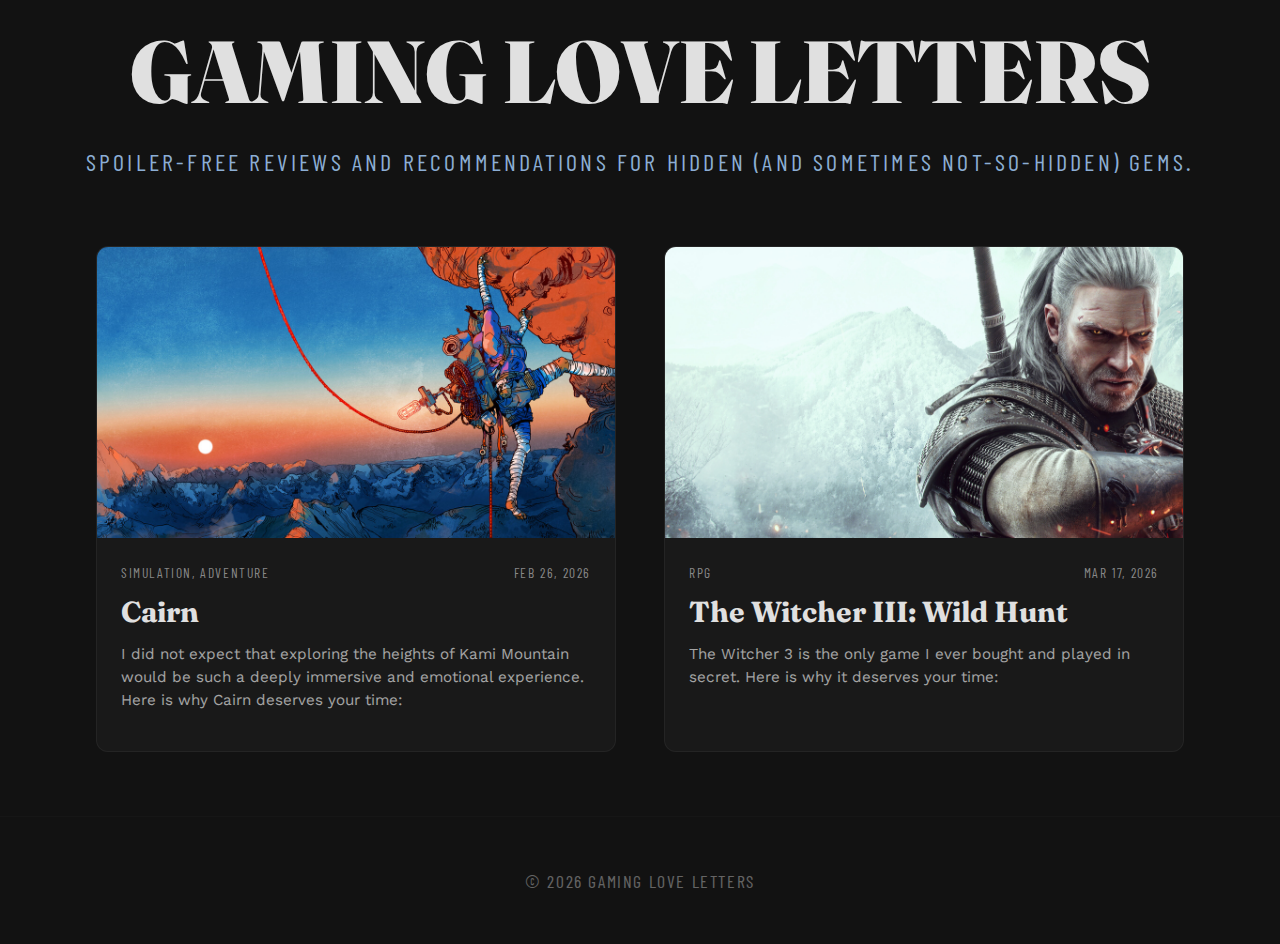
<file: index.html>
<!DOCTYPE html>
<html lang="en">
<head>
    <meta charset="UTF-8">
    <meta name="viewport" content="width=device-width, initial-scale=1.0">
    <link rel="icon" href="img/icon.png" type="image/x-icon">
    <title>Gaming Love Letters</title>
    
    <link rel="preconnect" href="https://fonts.googleapis.com">
    <link rel="preconnect" href="https://fonts.gstatic.com" crossorigin>
    <link href="https://fonts.googleapis.com/css2?family=Barlow+Condensed:wght@700&family=Fraunces:opsz,wght@9..144,400;9..144,900&family=Work+Sans:wght@400;600&display=swap" rel="stylesheet">
    <link rel="stylesheet" href="style/basestyle.css">
    <link rel="stylesheet" href="style/indexstyle.css">
</head>
<body class="dark-mode">
    <main class="main-content">
        <header class="index-header">
            <h1>Gaming Love Letters</h1>
            <p class="love-letter-prefix">Spoiler-free reviews and recommendations for hidden (and sometimes not-so-hidden) gems.</p>
        </header>

        <div class="post-grid">
            <a href="blogposts/cairn.html" class="post-capsule">
                <div class="capsule-image">
                    <img src="img/cairnhero.jpg" alt="Cairn Preview">
                    <div class="capsule-overlay">
                        <span class="read-more">Read Letter</span>
                    </div>
                </div>
                <div class="capsule-content">
                    <div class="capsule-meta">
                        <span class="capsule-tag">Simulation, Adventure</span>
                        <span class="capsule-date">Feb 26, 2026</span>
                    </div>
                    <h2 class="capsule-title">Cairn</h2>
                    <p class="capsule-excerpt">I did not expect that exploring the heights of Kami Mountain would be such a deeply immersive and emotional experience. Here is why Cairn deserves your time:</p>
                </div>
            </a>
            <a href="blogposts/witcher3.html" class="post-capsule">
                <div class="capsule-image">
                    <img src="img/witcher3hero.jpg" alt="Witcher 3 Preview">
                    <div class="capsule-overlay">
                        <span class="read-more">Read Letter</span>
                    </div>
                </div>
                <div class="capsule-content">
                    <div class="capsule-meta">
                        <span class="capsule-tag">RPG</span>
                        <span class="capsule-date">Mar 17, 2026</span>
                    </div>
                    <h2 class="capsule-title">The Witcher III: Wild Hunt</h2>
                    <p class="capsule-excerpt">The Witcher 3 is the only game I ever bought and played in secret. Here is why it deserves your time:</p>
                </div>
            </a>
            <!--
            <a href="blogposts/hades2.html" class="post-capsule">
                <div class="capsule-image">
                    <img src="img/hades2hero.jpg" alt="Hades II Preview">
                    <div class="capsule-overlay">
                        <span class="read-more">Read Letter</span>
                    </div>
                </div>
                <div class="capsule-content">
                    <div class="capsule-meta">
                        <span class="capsule-tag">Action, Roguelike</span>
                        <span class="capsule-date">Feb 26, 2026</span>
                    </div>
                    <h2 class="capsule-title">Hades II</h2>
                    <p class="capsule-excerpt">The second chapter of the Hades saga is a masterpiece of storytelling and gameplay.</p>
                </div>
            </a>
            <a href="blogposts/bladesong.html" class="post-capsule">
                <div class="capsule-image">
                    <img src="img/bladesonghero.jpg" alt="Bladesong Preview">
                    <div class="capsule-overlay">
                        <span class="read-more">Read Letter</span>
                    </div>
                </div>
                <div class="capsule-content">
                    <div class="capsule-meta">
                        <span class="capsule-tag">Simulation, RPG</span>
                        <span class="capsule-date">Feb 26, 2026</span>
                    </div>
                    <h2 class="capsule-title">Bladesong</h2>
                    <p class="capsule-excerpt">Exploring the heights of Kami Mountain... It’s not just a game; it is an experience of melancholy and beauty.</p>
                </div>
            </a>

            <a href="blogposts/vampyr.html" class="post-capsule">
                <div class="capsule-image">
                    <img src="img/vampyrhero.jpg" alt="Vampyr Preview">
                    <div class="capsule-overlay">
                        <span class="read-more">Read Letter</span>
                    </div>
                </div>
                <div class="capsule-content">
                    <div class="capsule-meta">
                        <span class="capsule-tag">RPG</span>
                        <span class="capsule-date">Mar 03, 2026</span>
                    </div>
                    <h2 class="capsule-title">Vampyr</h2>
                    <p class="capsule-excerpt">Vampyr is a dark, atmospheric RPG that explores themes of morality and survival in a gothic setting.</p>
                </div>
            </a>

            <a href="blogposts/jusant.html" class="post-capsule">
                <div class="capsule-image">
                    <img src="img/jusanthero.jpg" alt="Jusant Preview">
                    <div class="capsule-overlay">
                        <span class="read-more">Read Letter</span>
                    </div>
                </div>
                <div class="capsule-content">
                    <div class="capsule-meta">
                        <span class="capsule-tag">Adventure, Atmospheric</span>
                        <span class="capsule-date">Feb 26, 2026</span>
                    </div>
                    <h2 class="capsule-title">Jusant</h2>
                    <p class="capsule-excerpt">Jusant is a unique Adventure that blends fantasy and reality in an innovative storytelling approach.</p>
                </div>
            </a>
            -->
            </div>
    </main>

    <footer>
        <p>&copy; 2026 Gaming Love Letters</p>
    </footer>

</body>
</html>
</file>
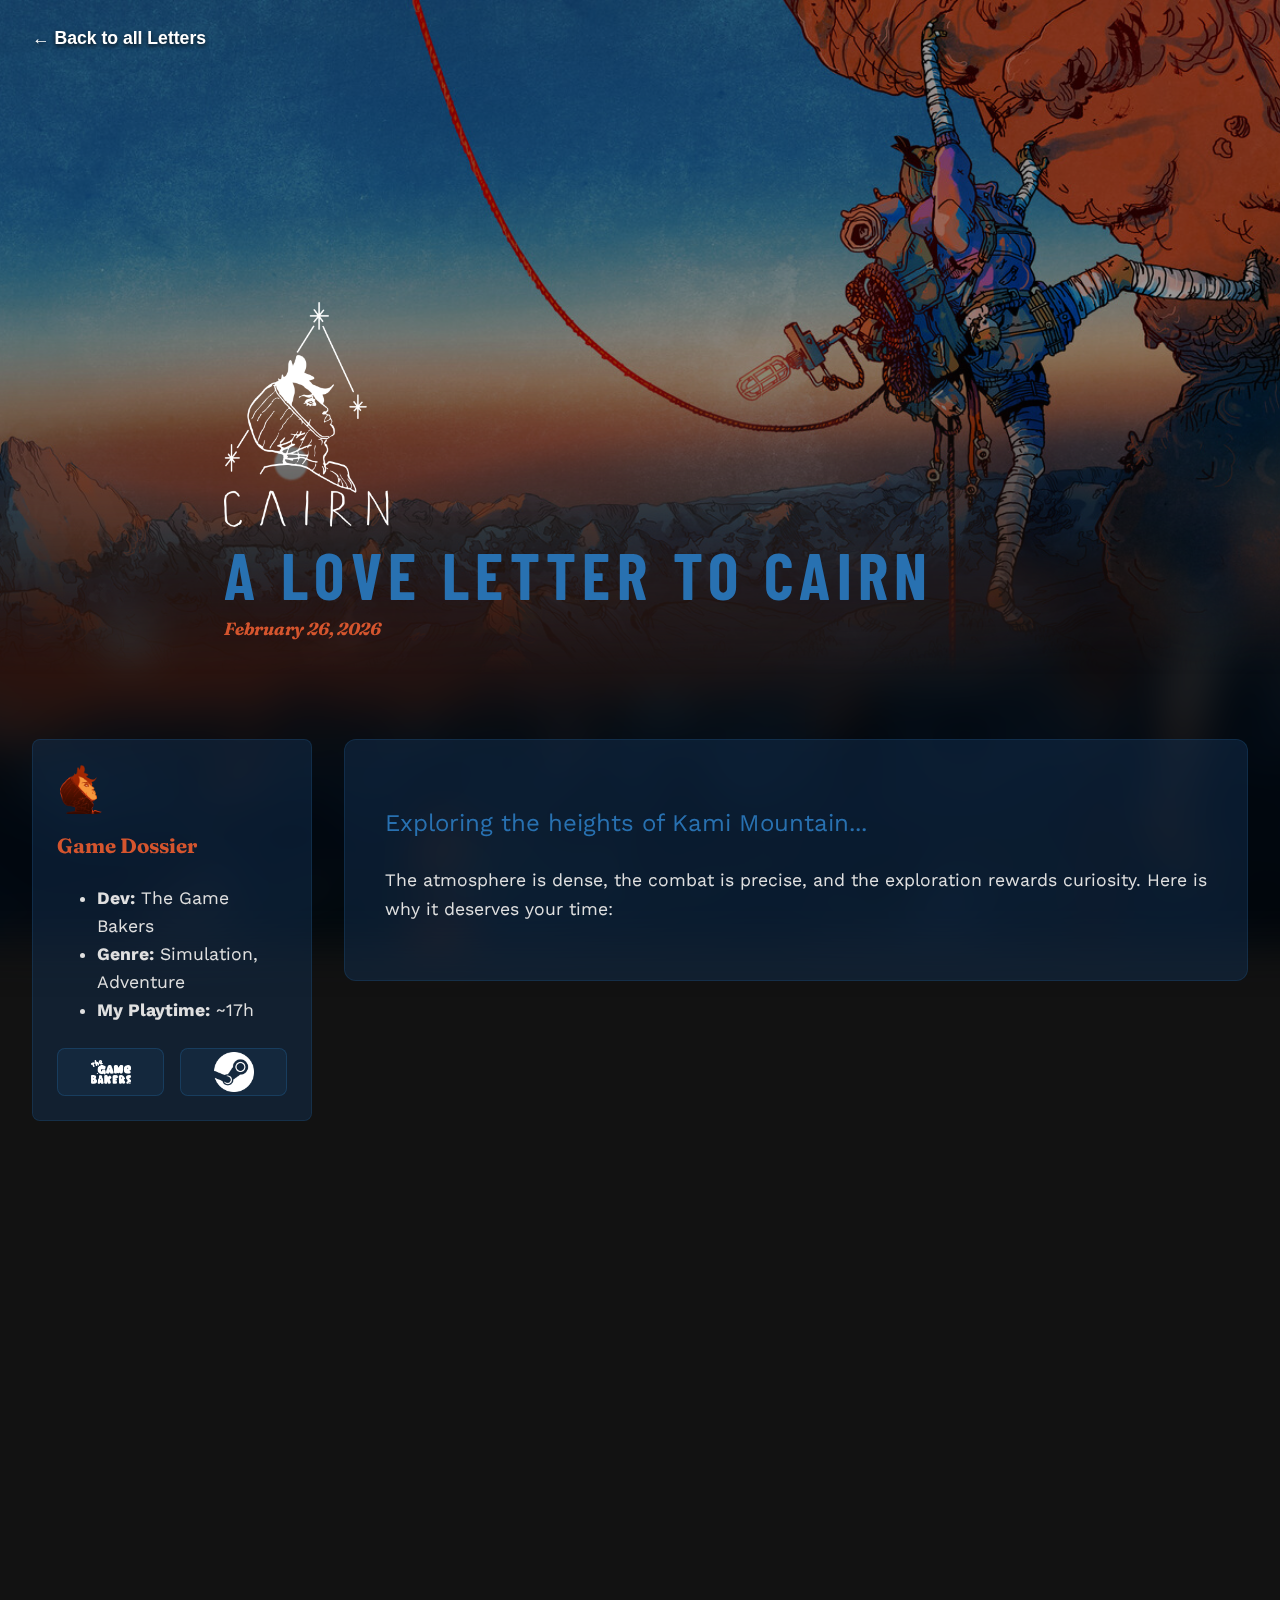
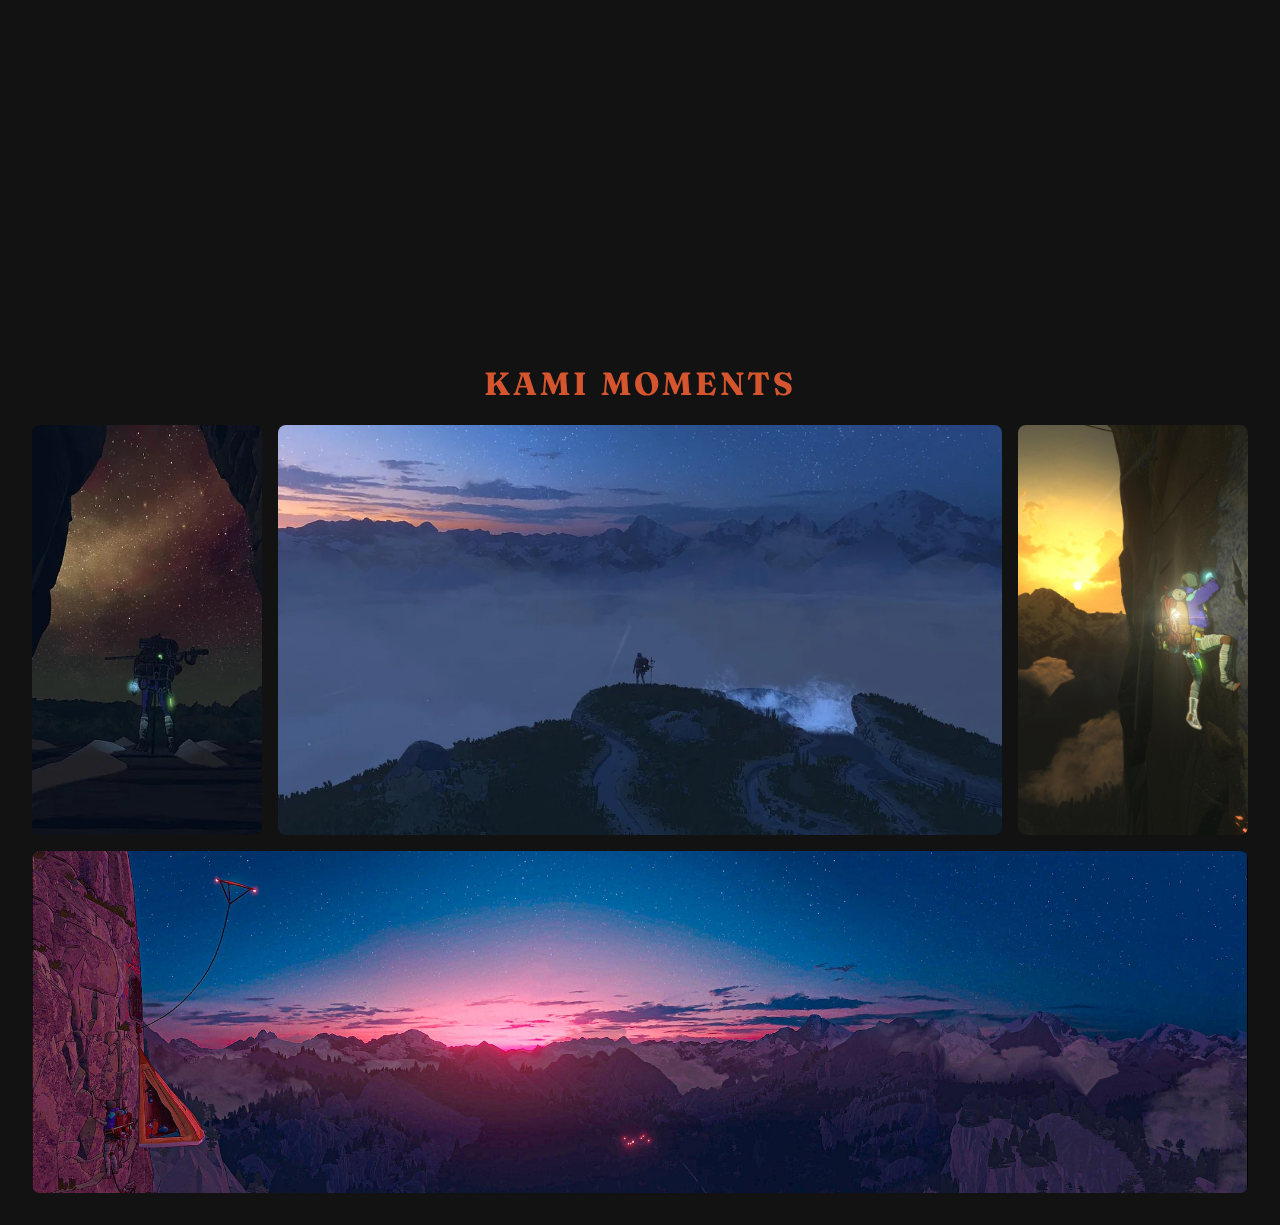
<file: blogposts/baseplate.html>
<!DOCTYPE html>
<html lang="en">
<head>
    <meta charset="UTF-8">
    <meta name="viewport" content="width=device-width, initial-scale=1.0">
    <meta name="description" content="A love letter to Cairn">
    <link rel="icon" href="../img/cairnicon.ico" type="image/x-icon">
    <title>A love letter to Cairn</title>
    
    <link rel="preconnect" href="https://fonts.googleapis.com">
    <link rel="preconnect" href="https://fonts.gstatic.com" crossorigin>
    <link href="https://fonts.googleapis.com/css2?family=Barlow+Condensed:wght@700&family=Fraunces:opsz,wght@9..144,400;9..144,900&family=Work+Sans:wght@400;600&display=swap" rel="stylesheet">
    <link rel="stylesheet" href="../style/basestyle.css">
    <link rel="stylesheet" href="../style/poststyle.css">
    <style>
        :root {
            /* Hauptfarbe: Z.B. für Links, Hover-Effekte oder wichtige Icons */
            --theme-primary: #2871b1; 
            
            /* Sekundärfarbe: Z.B. für Rahmen oder dezente Hervorhebungen */
            --theme-secondary: #d5552e; 
            
            /* Hintergrund-Tönung: Ein abgedunkelter, leicht farbiger Wert für die Textboxen */
            --theme-bg-tint: #122d4d;
        }
    </style>
</head>
<body class="dark-mode"> 
    <div class="page-bg" style="background-image: url('../img/cairnhero.jpg');"></div>
    <nav class="top-nav">
        <a href="../index.html">&larr; Back to all Letters</a>
    </nav>
    <header class="post-hero">
        <div class="hero-bg" style="background-image: url('../img/cairnhero.jpg');"></div>
        <div class="hero-overlay">
            <img src="../img/cairnlogo.png" alt="Cairn Logo" class="game-logo">
            <h1 class="game-title">A love letter to Cairn</h1>
            <span class="date">February 26, 2026</span>
        </div>
    </header>

    <main class="main-content">
        
        <div class="loveletter-grid">
            
    <aside class="game-meta brief-seal animate-on-scroll">
        <img src="../img/cairnicon.ico" alt="Icon" class="meta-icon">
        <h3>Game Dossier</h3>
        <ul>
            <li><strong>Dev:</strong> The Game Bakers</li>
            <li><strong>Genre:</strong> Simulation, Adventure</li>
            <li><strong>My Playtime:</strong> ~17h</li>
        </ul>
        <div class="meta-actions">
            <a href="https://www.thegamebakers.com/" target="_blank" rel="noopener noreferrer" class="meta-btn-icon" title="Official Website">
                <img src="../img/cairndev.png" alt="Developer Website">
            </a>
            <a href="https://store.steampowered.com/app/1588550/Cairn/" target="_blank" rel="noopener noreferrer" class="meta-btn-icon" title="Steam Page">
                <img class="steam" src="../img/steam.png" alt="Steam Page">
            </a>
        </div>
    </aside>

    <section class="intro animate-on-scroll">
        <p class="lead">Exploring the heights of Kami Mountain...</p>
        <p>The atmosphere is dense, the combat is precise, and the exploration rewards curiosity. Here is why it deserves your time:</p>
    </section>

    <section class="body-text animate-on-scroll">
        <p>One of the most profound aspects of Hollow Knight is its environmental storytelling. Every corner of Hallownest tells a tale, often without a single word. The architecture of the Crossroads, the decay of the Fungal Wastes, the silent regality of the City of Tears—they all paint a picture of a fallen kingdom, once vibrant, now consumed by an infected dream.</p>
        <p>As you descend, you uncover the lore through fragmented dialogues, subtle item descriptions, and the very design of the bosses you encounter.</p>
    </section>
    
    <figure class="post-image image-right bloom animate-on-scroll">
        <img src="../img/cairnscreen01.jpeg" alt="Hollow Knight Gameplay">
        <figcaption>Climbing Kami can be terrifying...</figcaption>
    </figure>

    <figure class="post-image image-left bloom animate-on-scroll">
        <img src="../img/cairnscreen02.jpeg" alt="Hollow Knight Gameplay">
    </figure>

    <section class="conclusion animate-on-scroll">
        <p>In conclusion, Hollow Knight is a masterpiece that respects the player’s intelligence and time. It demands patience and rewards it tenfold with unforgettable moments, challenging gameplay, and an emotional depth rarely found in the genre.</p>
    </section>

    </div>

        <section class="screenshot-gallery">
            <h2>Kami Moments</h2>
            <div class="screenshot-grid">
                <img src="../img/cairnscreen03.jpg" alt="Gallery 1">
                <img src="../img/cairnscreen05.jpg" alt="Gallery 2" class="span-3"> 
                <img src="../img/cairnscreen04.jpg" alt="Gallery 3" class="span-5">
                <img src="../img/cairnscreen06.jpg" alt="Gallery 4"> </div>
        </section>

    </main>


<div id="lightbox" class="lightbox">
        <span class="lightbox-close">&times;</span>
        <img class="lightbox-content" id="lightbox-img">
    </div>

    <script>
    document.addEventListener("DOMContentLoaded", function() {
        // 1. Scroll-Animation (Macht den Text wieder sichtbar)
            const observer = new IntersectionObserver((entries) => {
                entries.forEach(entry => {
                if (entry.isIntersecting) {
                    // Einblenden beim Reinsrollen
                    entry.target.classList.add('show');
                } else {
                    // Ausblenden beim Rausrollen (Neu)
                    entry.target.classList.remove('show');
                }
                });
            }, { threshold: 0.1 });

            const hiddenElements = document.querySelectorAll('.animate-on-scroll');
            hiddenElements.forEach((el) => observer.observe(el));

            // 2. Lightbox-Funktion (Für die Bilder)
        const lightbox = document.getElementById('lightbox');
        const lightboxImg = document.getElementById('lightbox-img');
        const closeBtn = document.querySelector('.lightbox-close');

        // Alle Bilder im loveletter-grid suchen (nicht die Galerie unten)
        const images = document.querySelectorAll('.post-image img, .screenshot-grid img');

        images.forEach(image => {
            image.addEventListener('click', (e) => {
                // Die Quelle (src) des angeklickten Bildes auf das Lightbox-Bild übertragen
                lightboxImg.src = e.target.src;
                // Lightbox anzeigen
                lightbox.classList.add('show');
            });
        });

        // Schließen beim Klick auf das X oder auf den dunklen Hintergrund
        lightbox.addEventListener('click', (e) => {
            // Verhindern, dass die Lightbox schließt, wenn man nur auf das Bild selbst klickt
            if (e.target !== lightboxImg) {
                lightbox.classList.remove('show');
            }
        });
    });
</script>
</body>
</html>
</file>
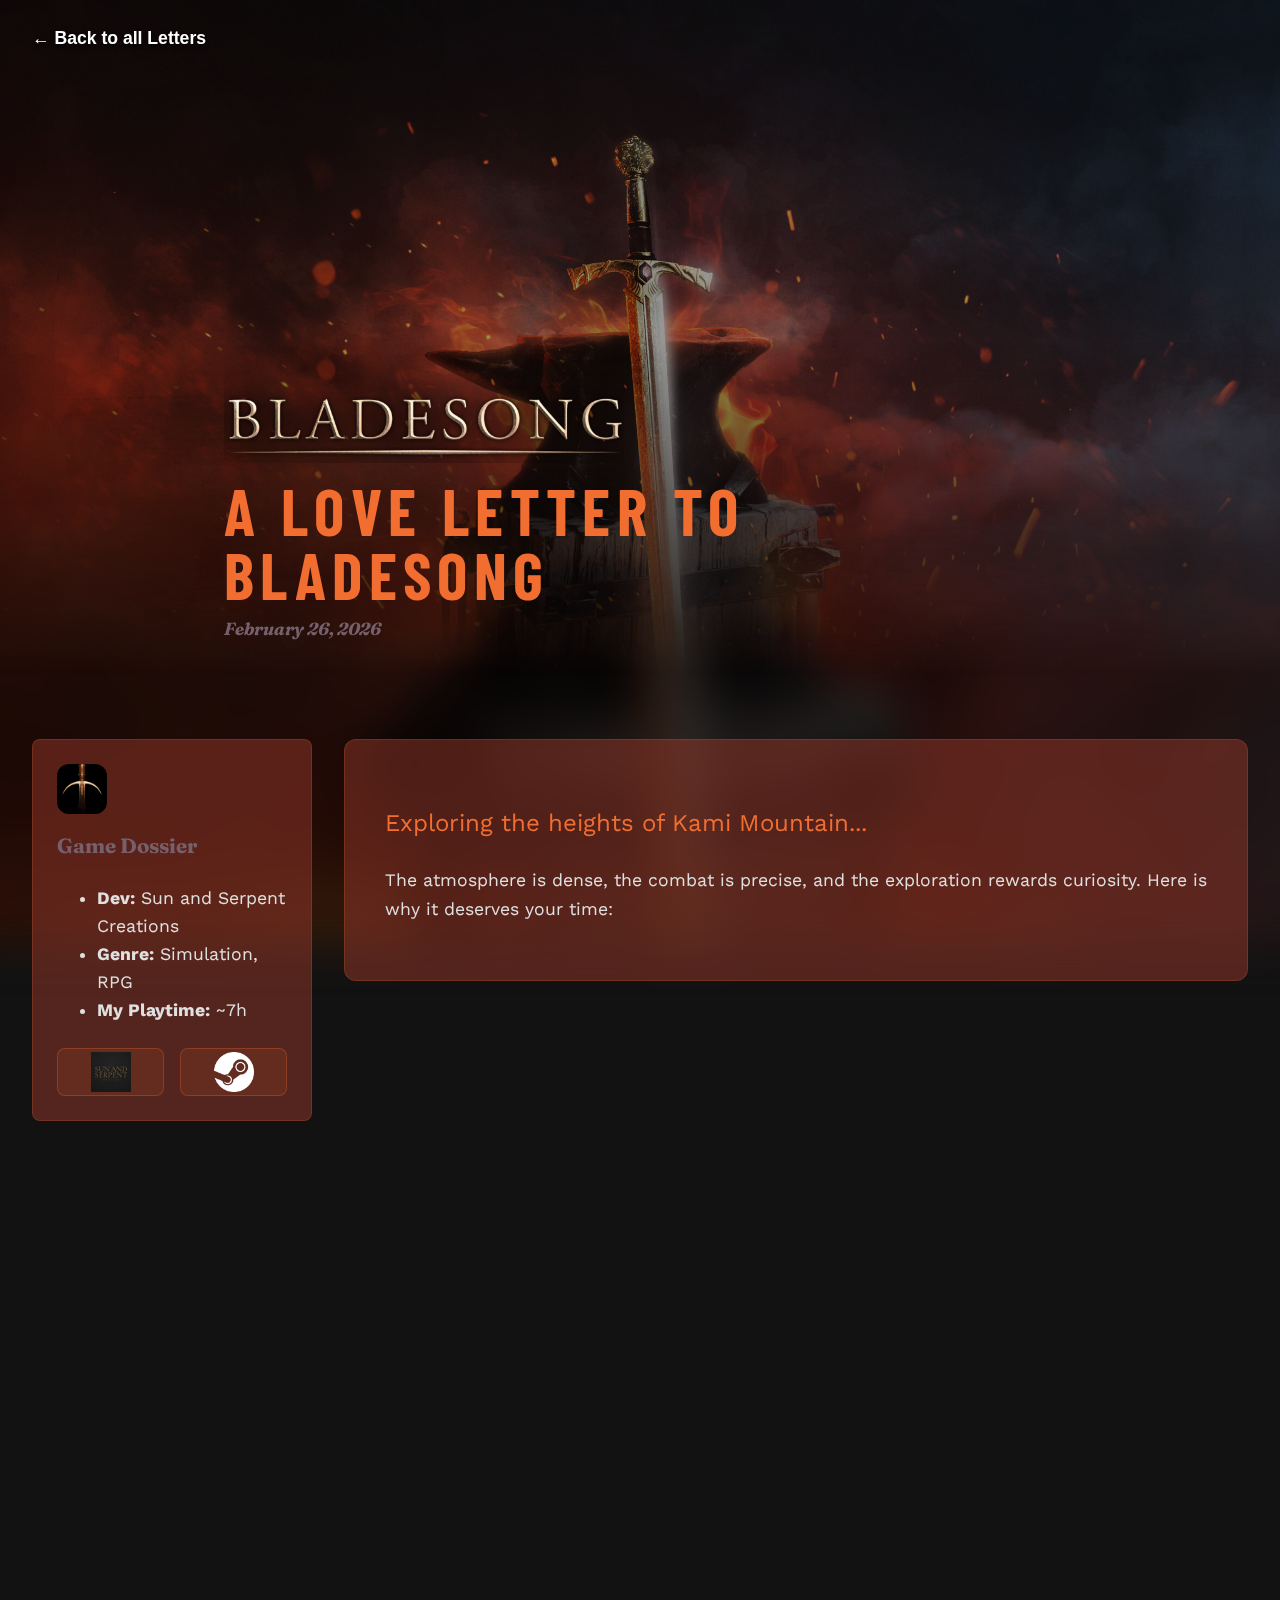
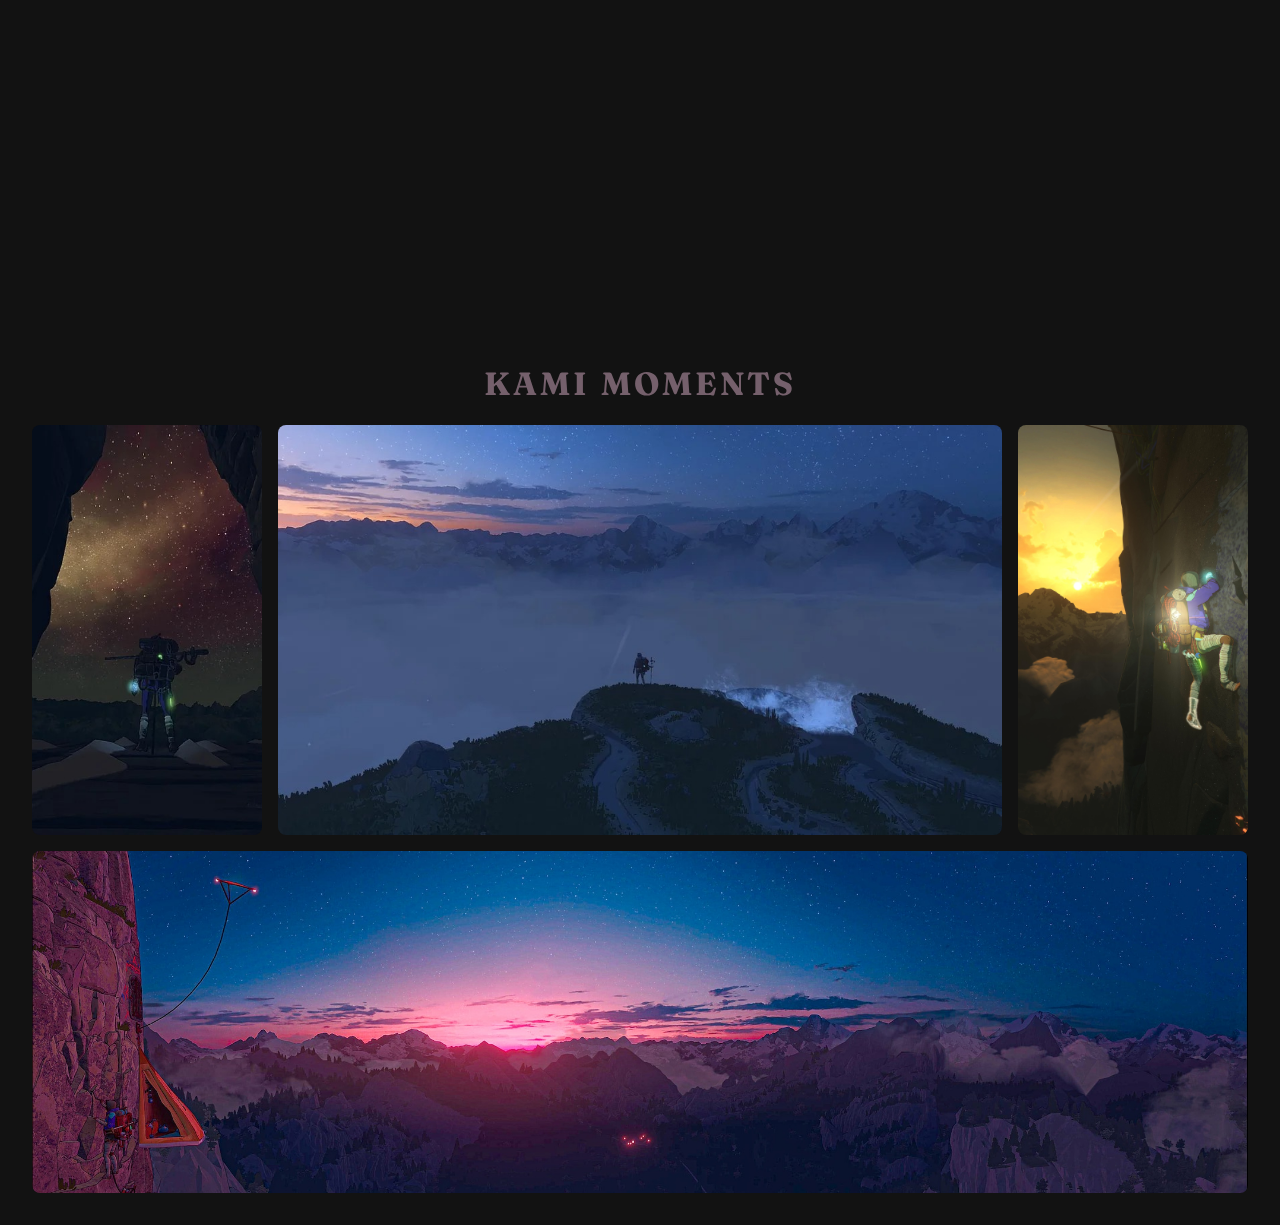
<file: blogposts/bladesong.html>
<!DOCTYPE html>
<html lang="en">
<head>
    <meta charset="UTF-8">
    <meta name="viewport" content="width=device-width, initial-scale=1.0">
    <meta name="description" content="A love letter to Bladesong">
    <link rel="icon" href="../img/bladesongicon.ico" type="image/x-icon">
    <title>A love letter to Bladesong</title>
    
    <link rel="preconnect" href="https://fonts.googleapis.com">
    <link rel="preconnect" href="https://fonts.gstatic.com" crossorigin>
    <link href="https://fonts.googleapis.com/css2?family=Barlow+Condensed:wght@700&family=Fraunces:opsz,wght@9..144,400;9..144,900&family=Work+Sans:wght@400;600&display=swap" rel="stylesheet">
    <link rel="stylesheet" href="../style/basestyle.css">
    <link rel="stylesheet" href="../style/poststyle.css">
    <style>
        :root {
            /* Hauptfarbe: Z.B. für Links, Hover-Effekte oder wichtige Icons */
            --theme-primary: #f26e30; 
            
            /* Sekundärfarbe: Z.B. für Rahmen oder dezente Hervorhebungen */
            --theme-secondary: #75606c; 
            
            /* Hintergrund-Tönung: Ein abgedunkelter, leicht farbiger Wert für die Textboxen */
            --theme-bg-tint: #933729;
        }
    </style>
</head>
<body class="dark-mode"> 
    <div class="page-bg" style="background-image: url('../img/bladesonghero.jpg');"></div>
    <nav class="top-nav">
        <a href="../index.html">&larr; Back to all Letters</a>
    </nav>
    <header class="post-hero">
        <div class="hero-bg" style="background-image: url('../img/bladesonghero.jpg');"></div>
        <div class="hero-overlay">
            <img src="../img/bladesonglogo.png" alt="Bladesong Logo" class="game-logo">
            <h1 class="game-title">A love letter to Bladesong</h1>
            <span class="date">February 26, 2026</span>
        </div>
    </header>

    <main class="main-content">
        
        <div class="loveletter-grid">
            
    <aside class="game-meta brief-seal animate-on-scroll">
        <img src="../img/bladesongicon.ico" alt="Icon" class="meta-icon">
        <h3>Game Dossier</h3>
        <ul>
            <li><strong>Dev:</strong> Sun and Serpent Creations</li>
            <li><strong>Genre:</strong> Simulation, RPG</li>
            <li><strong>My Playtime:</strong> ~7h</li>
        </ul>
        <div class="meta-actions">
            <a href="https://linktr.ee/bladesong" target="_blank" rel="noopener noreferrer" class="meta-btn-icon" title="Official Website">
                <img src="../img/bladesongdev.jpg" alt="Developer Website">
            </a>
            <a href="https://store.steampowered.com/app/2305640/Bladesong/" target="_blank" rel="noopener noreferrer" class="meta-btn-icon" title="Steam Page">
                <img class="steam" src="../img/steam.png" alt="Steam Page">
            </a>
        </div>
    </aside>

    <section class="intro animate-on-scroll">
        <p class="lead">Exploring the heights of Kami Mountain...</p>
        <p>The atmosphere is dense, the combat is precise, and the exploration rewards curiosity. Here is why it deserves your time:</p>
    </section>

    <section class="body-text animate-on-scroll">
        <p>One of the most profound aspects of Hollow Knight is its environmental storytelling. Every corner of Hallownest tells a tale, often without a single word. The architecture of the Crossroads, the decay of the Fungal Wastes, the silent regality of the City of Tears—they all paint a picture of a fallen kingdom, once vibrant, now consumed by an infected dream.</p>
        <p>As you descend, you uncover the lore through fragmented dialogues, subtle item descriptions, and the very design of the bosses you encounter.</p>
    </section>
    
    <figure class="post-image image-right bloom animate-on-scroll">
        <img src="../img/cairnscreen01.jpeg" alt="Hollow Knight Gameplay">
        <figcaption>Climbing Kami can be terrifying...</figcaption>
    </figure>

    <figure class="post-image image-left bloom animate-on-scroll">
        <img src="../img/cairnscreen02.jpeg" alt="Hollow Knight Gameplay">
    </figure>

    <section class="conclusion animate-on-scroll">
        <p>In conclusion, Hollow Knight is a masterpiece that respects the player’s intelligence and time. It demands patience and rewards it tenfold with unforgettable moments, challenging gameplay, and an emotional depth rarely found in the genre.</p>
    </section>

    </div>

        <section class="screenshot-gallery">
            <h2>Kami Moments</h2>
            <div class="screenshot-grid">
                <img src="../img/cairnscreen03.jpg" alt="Gallery 1">
                <img src="../img/cairnscreen05.jpg" alt="Gallery 2" class="span-3"> 
                <img src="../img/cairnscreen04.jpg" alt="Gallery 3" class="span-5">
                <img src="../img/cairnscreen06.jpg" alt="Gallery 4"> </div>
        </section>

    </main>


<div id="lightbox" class="lightbox">
        <span class="lightbox-close">&times;</span>
        <img class="lightbox-content" id="lightbox-img">
    </div>

    <script>
    document.addEventListener("DOMContentLoaded", function() {
        // 1. Scroll-Animation (Macht den Text wieder sichtbar)
            const observer = new IntersectionObserver((entries) => {
                entries.forEach(entry => {
                if (entry.isIntersecting) {
                    // Einblenden beim Reinsrollen
                    entry.target.classList.add('show');
                } else {
                    // Ausblenden beim Rausrollen (Neu)
                    entry.target.classList.remove('show');
                }
                });
            }, { threshold: 0.1 });

            const hiddenElements = document.querySelectorAll('.animate-on-scroll');
            hiddenElements.forEach((el) => observer.observe(el));

            // 2. Lightbox-Funktion (Für die Bilder)
        const lightbox = document.getElementById('lightbox');
        const lightboxImg = document.getElementById('lightbox-img');
        const closeBtn = document.querySelector('.lightbox-close');

        // Alle Bilder im loveletter-grid suchen (nicht die Galerie unten)
        const images = document.querySelectorAll('.post-image img, .screenshot-grid img');

        images.forEach(image => {
            image.addEventListener('click', (e) => {
                // Die Quelle (src) des angeklickten Bildes auf das Lightbox-Bild übertragen
                lightboxImg.src = e.target.src;
                // Lightbox anzeigen
                lightbox.classList.add('show');
            });
        });

        // Schließen beim Klick auf das X oder auf den dunklen Hintergrund
        lightbox.addEventListener('click', (e) => {
            // Verhindern, dass die Lightbox schließt, wenn man nur auf das Bild selbst klickt
            if (e.target !== lightboxImg) {
                lightbox.classList.remove('show');
            }
        });
    });
</script>
</body>
</html>
</file>
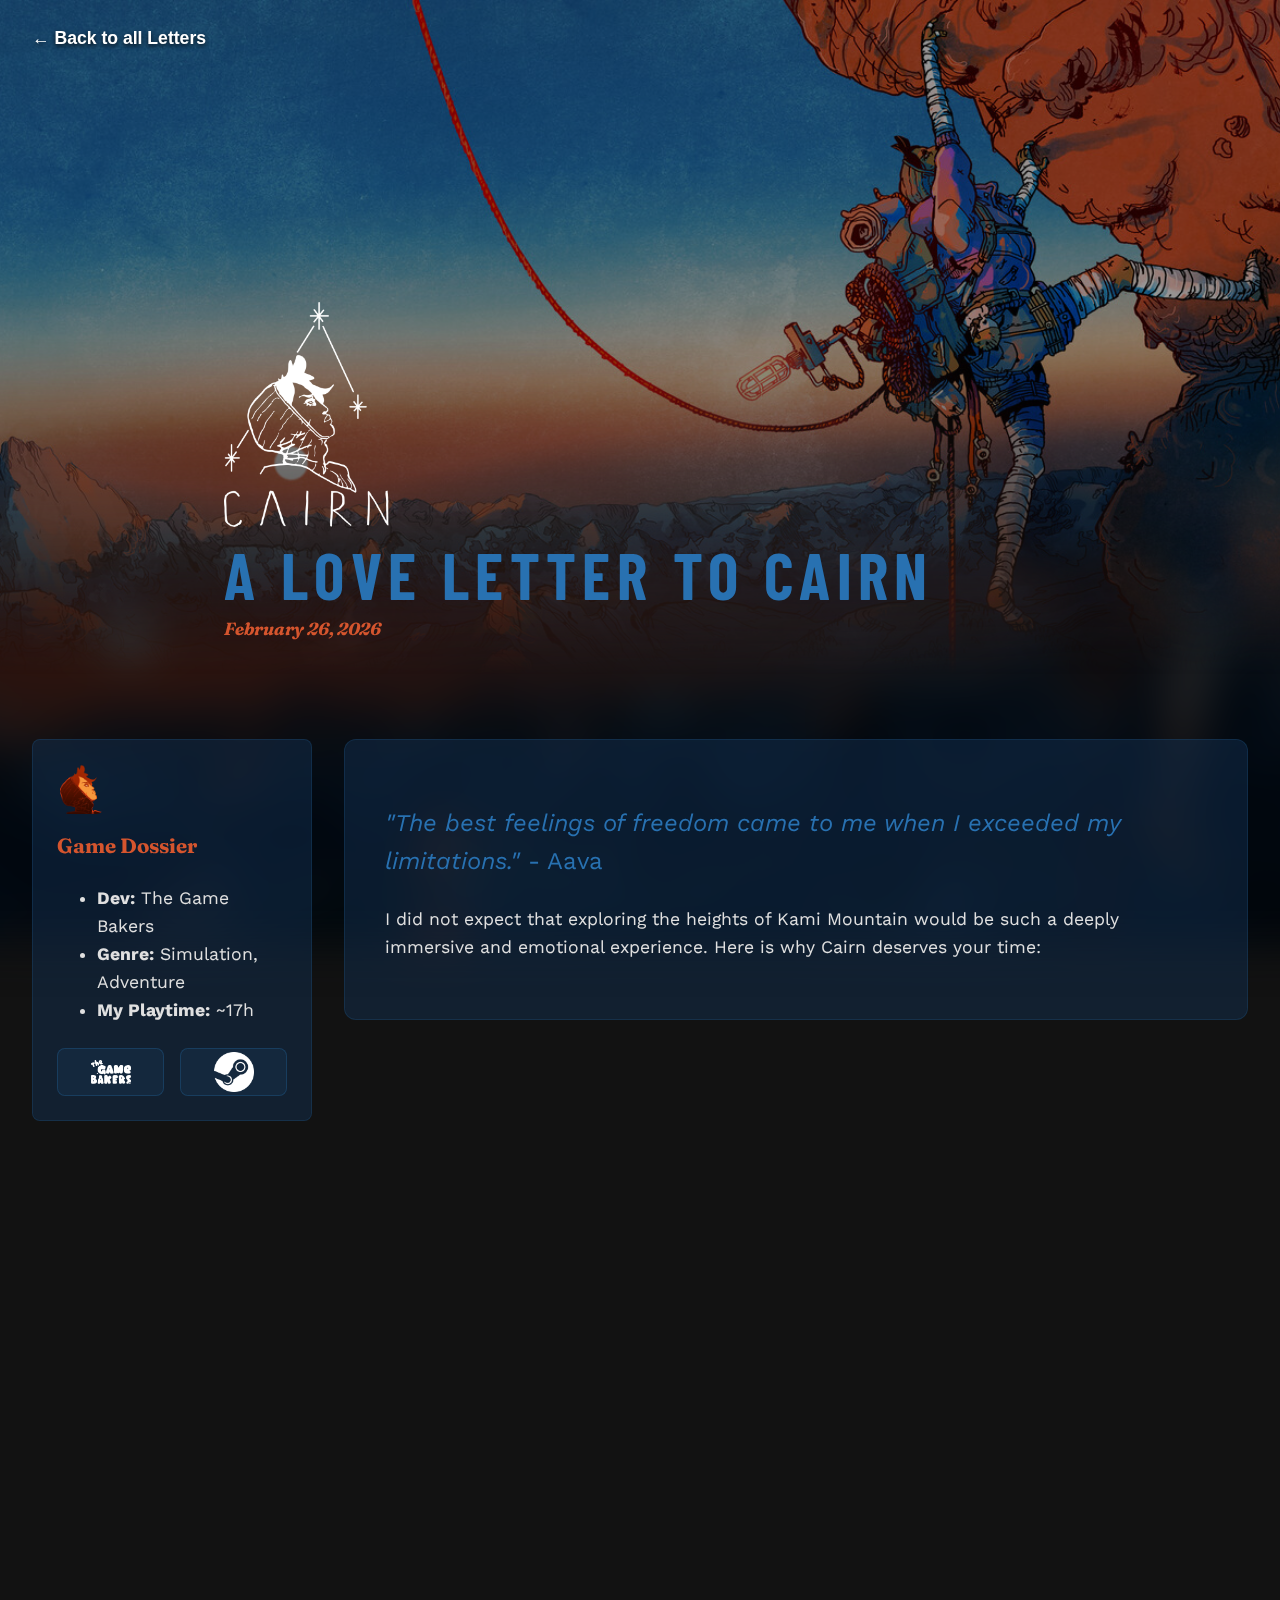
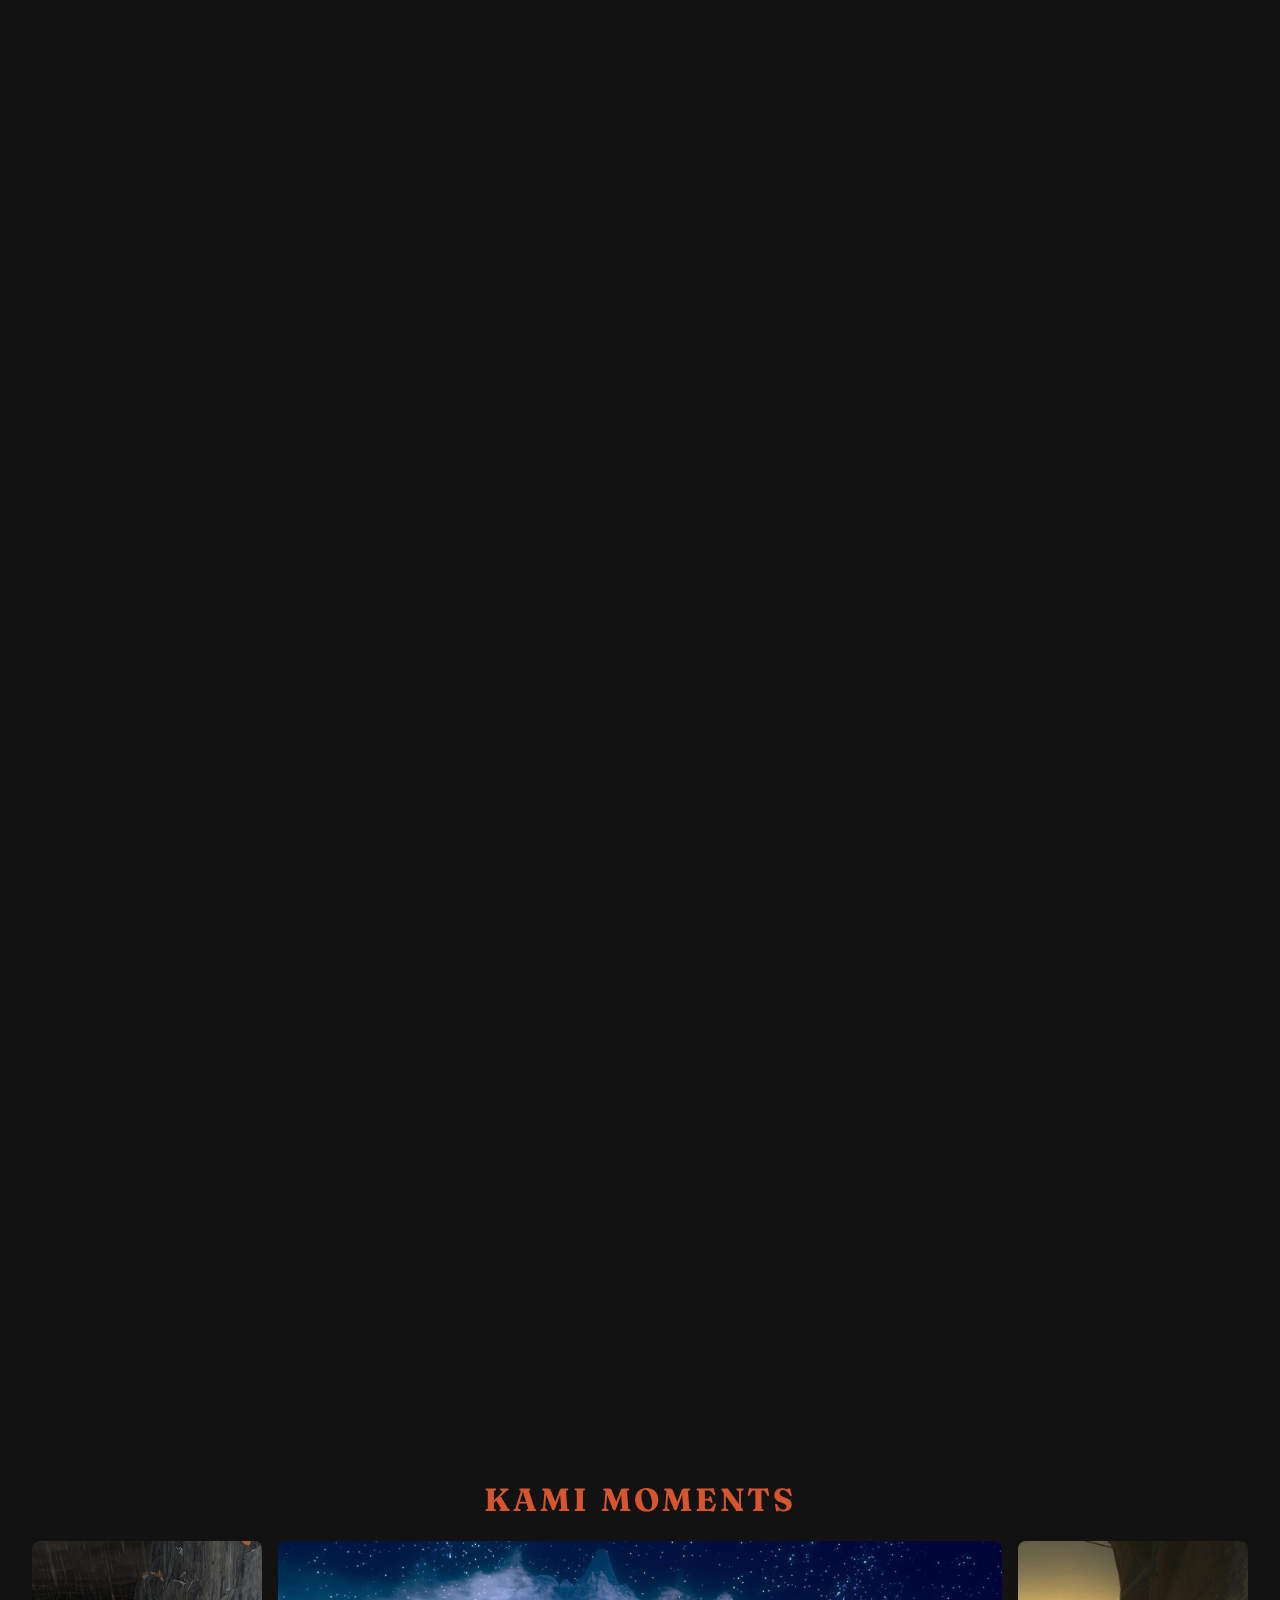
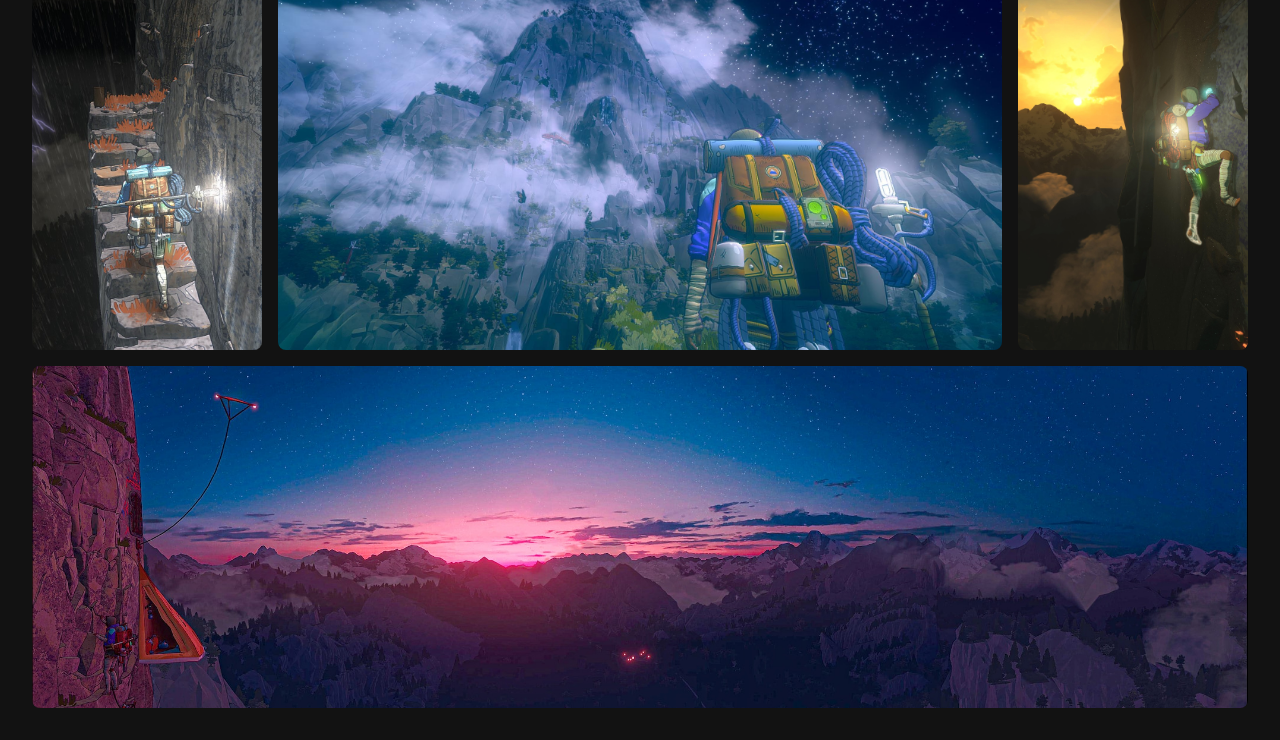
<file: blogposts/cairn.html>
<!DOCTYPE html>
<html lang="en">
<head>
    <meta charset="UTF-8">
    <meta name="viewport" content="width=device-width, initial-scale=1.0">
    <meta name="description" content="A love letter to Cairn">
    <link rel="icon" href="../img/cairnicon.ico" type="image/x-icon">
    <title>A love letter to Cairn</title>
    
    <link rel="preconnect" href="https://fonts.googleapis.com">
    <link rel="preconnect" href="https://fonts.gstatic.com" crossorigin>
    <link href="https://fonts.googleapis.com/css2?family=Barlow+Condensed:wght@700&family=Fraunces:opsz,wght@9..144,400;9..144,900&family=Work+Sans:wght@400;600&display=swap" rel="stylesheet">
    <link rel="stylesheet" href="../style/basestyle.css">
    <link rel="stylesheet" href="../style/poststyle.css">
    <style>
        :root {
            /* Hauptfarbe: Z.B. für Links, Hover-Effekte oder wichtige Icons */
            --theme-primary: #2871b1; 
            
            /* Sekundärfarbe: Z.B. für Rahmen oder dezente Hervorhebungen */
            --theme-secondary: #d5552e; 
            
            /* Hintergrund-Tönung: Ein abgedunkelter, leicht farbiger Wert für die Textboxen */
            --theme-bg-tint: #122d4d;
        }
    </style>
</head>
<body class="dark-mode"> 
    <div class="page-bg" style="background-image: url('../img/cairnhero.jpg');"></div>
    <nav class="top-nav">
        <a href="../index.html">&larr; Back to all Letters</a>
    </nav>
    <header class="post-hero">
        <div class="hero-bg" style="background-image: url('../img/cairnhero.jpg');"></div>
        <div class="hero-overlay">
            <img src="../img/cairnlogo.png" alt="Cairn Logo" class="game-logo">
            <h1 class="game-title">A love letter to Cairn</h1>
            <span class="date">February 26, 2026</span>
        </div>
    </header>

    <main class="main-content">
        
        <div class="loveletter-grid">
            
    <aside class="game-meta brief-seal animate-on-scroll">
        <img src="../img/cairnicon.ico" alt="Icon" class="meta-icon">
        <h3>Game Dossier</h3>
        <ul>
            <li><strong>Dev:</strong> The Game Bakers</li>
            <li><strong>Genre:</strong> Simulation, Adventure</li>
            <li><strong>My Playtime:</strong> ~17h</li>
        </ul>
        <div class="meta-actions">
            <a href="https://www.thegamebakers.com/" target="_blank" rel="noopener noreferrer" class="meta-btn-icon" title="Official Website">
                <img src="../img/cairndev.png" alt="Developer Website">
            </a>
            <a href="https://store.steampowered.com/app/1588550/Cairn/" target="_blank" rel="noopener noreferrer" class="meta-btn-icon" title="Steam Page">
                <img class="steam" src="../img/steam.png" alt="Steam Page">
            </a>
        </div>
    </aside>

    <section class="intro animate-on-scroll">
        <p class="lead"><em>"The best feelings of freedom came to me when I exceeded my limitations."</em> - Aava</p>
        <p>I did not expect that exploring the heights of Kami Mountain would be such a deeply immersive and emotional experience. Here is why Cairn deserves your time:</p>
    </section>

    <section class="body-text animate-on-scroll">
        <p>The first time I heard about this game was during its reveal trailer back in June 2024. After that, I immediately put it on my radar. I got the chance to play it at Gamescom 2025, and I was hooked.
            So hooked, in fact, that a friend of mine sitting next to me watched for half an hour before asking if he could try it as well... and I gave up the controller quite unwillingly.
            Suffice it to say, I couldn't wait for its release on January 29, 2026!
        </p>
        <p><strong>Cairn</strong> is an atmospheric adventure simulation game that shines best when played with patience. It is not a fast, action-heavy game. It is calm (and sometimes incredibly tense). The story revolves around Aava, a climber and mountaineer who is on her way to reach the summit of Mt. Kami.
        You control every limb of hers separately while on the wall. You'll have to look for handholds, figure out where to place your feet, and (if you don't play on the "Free Solo" difficulty) where to place your pitons and how much rope you have left. You'll also have to manage thirst, hunger, and health.
        While on the wall, you may need to watch out for wind or rain, as the rock may get slippery or you might lose your balance due to strong gusts. Lots of things to think about, but Cairn is a simulation game after all. It rewards patience and route planning before you even try to climb the wall.
        </p>
    </section>
    
    <figure class="post-image image-right bloom animate-on-scroll">
        <img src="../img/cairnscreen01.jpeg" alt="Cairn Gameplay">
        <figcaption>Climbing Kami can be terrifying...</figcaption>
    </figure>

    <figure class="post-image image-left bloom animate-on-scroll">
        <img src="../img/cairnscreen07.jpg" alt="Cairn Gameplay">
        <figcaption>...but also beautiful!</figcaption>
    </figure>

    <section class="conclusion animate-on-scroll">
        <p>The first time I thought to myself, "Damn, this is my indie game of the year!" was honestly when I arrived at the bottom of Mt. Kami. Yes... the start of the game... right after the tutorial! I was already in love with the gameplay mechanics, and since I love climbing myself, I felt very much at home. I was so hyped about finally being able to climb this mountain!
            At that point in time, I was hooked by the mechanics and the atmosphere, but oh boy, let me tell you... The story was something else! I won't spoil anything because I want you to experience it for yourself. Plus, I feel like the payoff doesn't really hit as hard if you just read about it or watch a playthrough.
            I will just give you the hook: Aava is climbing Mt. Kami because she <strong>has</strong> to. It is the only thing she <strong>can</strong> do, the only <strong>purpose</strong> she sees in her life. Aava has to reach the summit! It is just her way. She always needs a bigger challenge, a bigger mountain to climb. And Mt. Kami is the biggest one. 
            If you can relate to this type of struggle, where you always have to do <strong>something</strong>, where you always have to be busy, you will feel connected and right at home with Aava. Do keep in mind that she is not a very lovable character, though. But for me, this felt absolutely perfect. It just made sense.
        </p>
        <p>Now... enough yapping about Aava herself. Go. Play. Cairn! It was genuinely a journey, and not always an easy one. Don't be mistaken! This game can be brutally difficult at times; it gave me sweaty palms and a racing heart multiple times! Just because it is a slow game doesn't mean there is no tension.
            Believe me, there's plenty!
            I don't want to talk about the ending too much, but I will tell you it made me think about it for days after finishing the game. At the time of writing this, I have finished the game once, but I will definitely do a second playthrough since there are multiple endings. I might even go for 100% completion.
        </p>
        <p>In conclusion: This game is my Indie Game of the Year 2026! Go play it yourselves. This is a truly exceptional piece of art, and if you like climbing and a good story, this is an absolute <strong>must-play</strong>! Can't wait for future updates and hopefully some DLC! GO. PLAY. CAIRN!
        </p>
        <p>~ZyXx
        </p>
        </section>

    </div>

        <section class="screenshot-gallery">
            <h2>Kami Moments</h2>
            <div class="screenshot-grid">
                <img src="../img/cairnscreen08.jpg" alt="Gallery 1">
                <img src="../img/cairnscreen09.jpg" alt="Gallery 2" class="span-3"> 
                <img src="../img/cairnscreen04.jpg" alt="Gallery 3" class="span-5">
                <img src="../img/cairnscreen06.jpg" alt="Gallery 4"> </div>
        </section>

    </main>


<div id="lightbox" class="lightbox">
        <span class="lightbox-close">&times;</span>
        <img class="lightbox-content" id="lightbox-img">
    </div>

    <script>
    document.addEventListener("DOMContentLoaded", function() {
        // 1. Scroll-Animation (Macht den Text wieder sichtbar)
            const observer = new IntersectionObserver((entries) => {
                entries.forEach(entry => {
                if (entry.isIntersecting) {
                    // Einblenden beim Reinsrollen
                    entry.target.classList.add('show');
                } else {
                    // Ausblenden beim Rausrollen (Neu)
                    entry.target.classList.remove('show');
                }
                });
            }, { threshold: 0.1 });

            const hiddenElements = document.querySelectorAll('.animate-on-scroll');
            hiddenElements.forEach((el) => observer.observe(el));

            // 2. Lightbox-Funktion (Für die Bilder)
        const lightbox = document.getElementById('lightbox');
        const lightboxImg = document.getElementById('lightbox-img');
        const closeBtn = document.querySelector('.lightbox-close');

        // Alle Bilder im loveletter-grid suchen (nicht die Galerie unten)
        const images = document.querySelectorAll('.post-image img, .screenshot-grid img');

        images.forEach(image => {
            image.addEventListener('click', (e) => {
                // Die Quelle (src) des angeklickten Bildes auf das Lightbox-Bild übertragen
                lightboxImg.src = e.target.src;
                // Lightbox anzeigen
                lightbox.classList.add('show');
            });
        });

        // Schließen beim Klick auf das X oder auf den dunklen Hintergrund
        lightbox.addEventListener('click', (e) => {
            // Verhindern, dass die Lightbox schließt, wenn man nur auf das Bild selbst klickt
            if (e.target !== lightboxImg) {
                lightbox.classList.remove('show');
            }
        });
    });
</script>
</body>
</html>
</file>
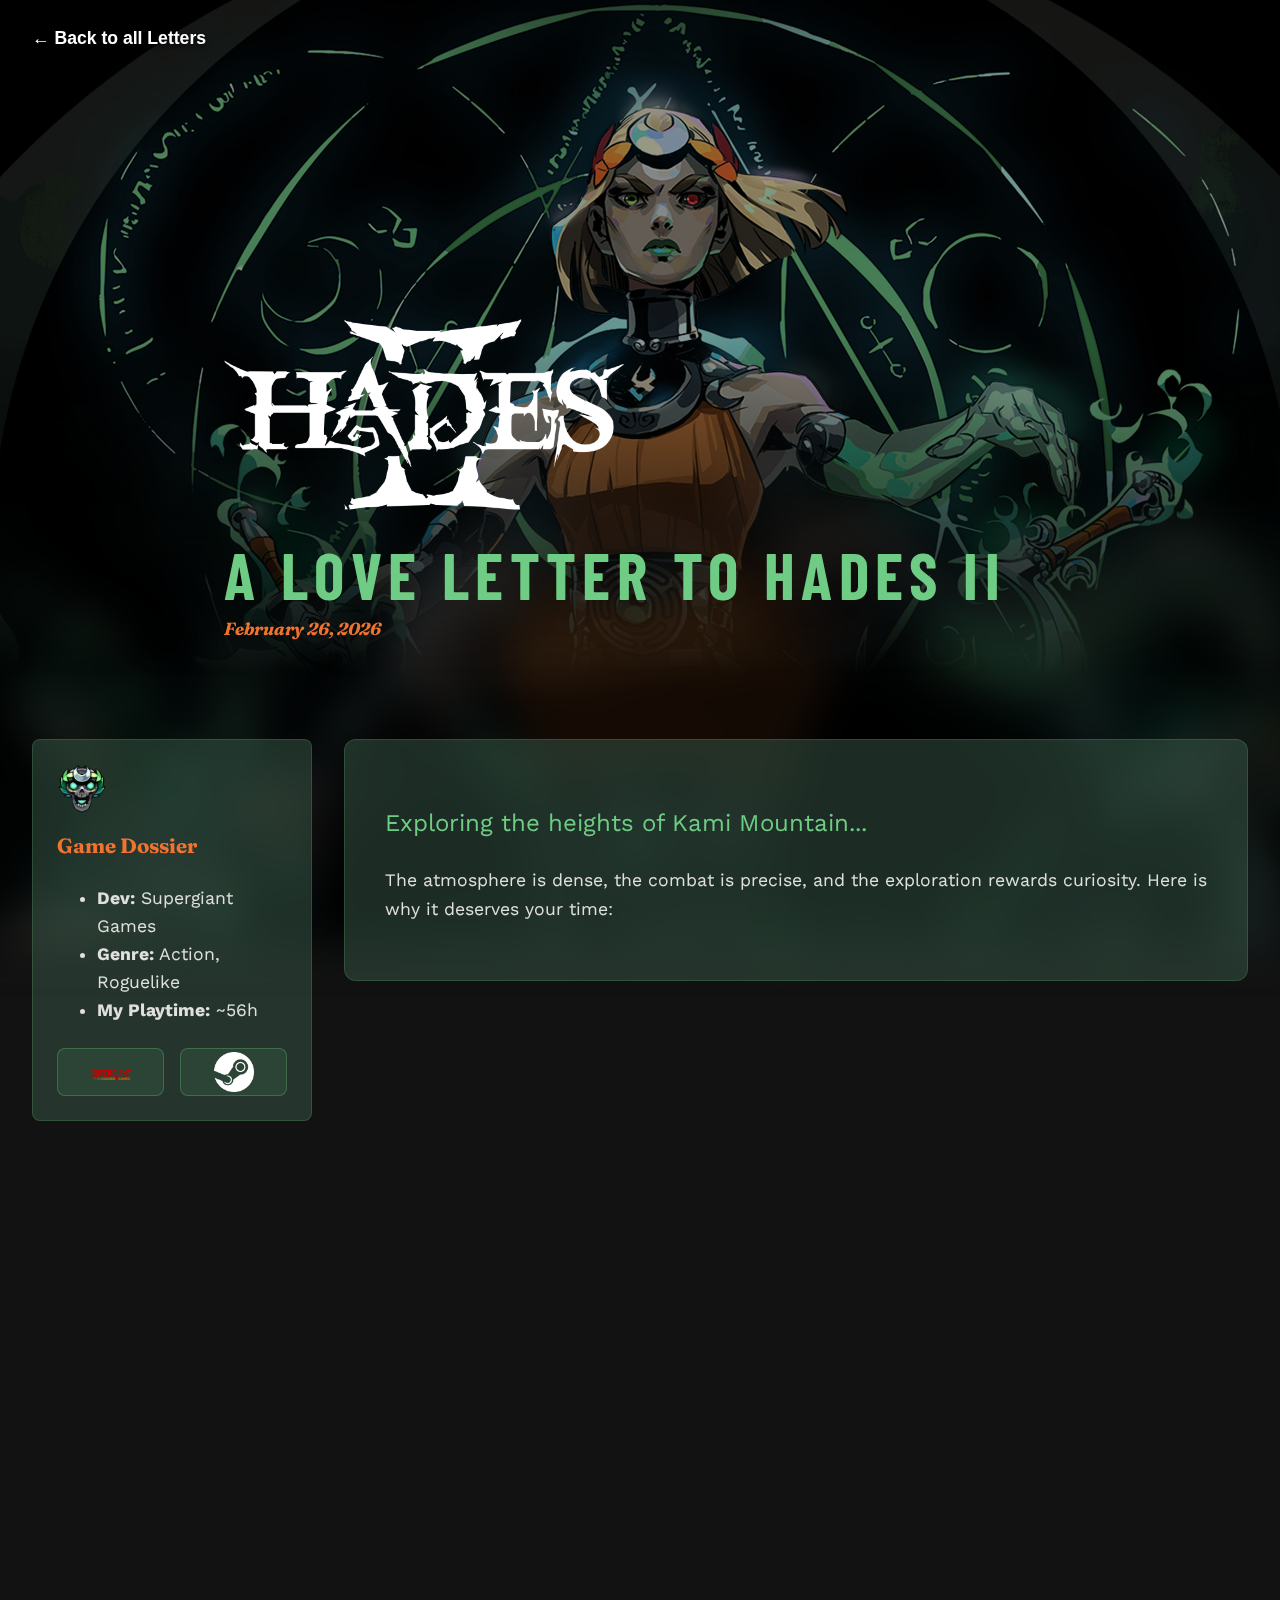
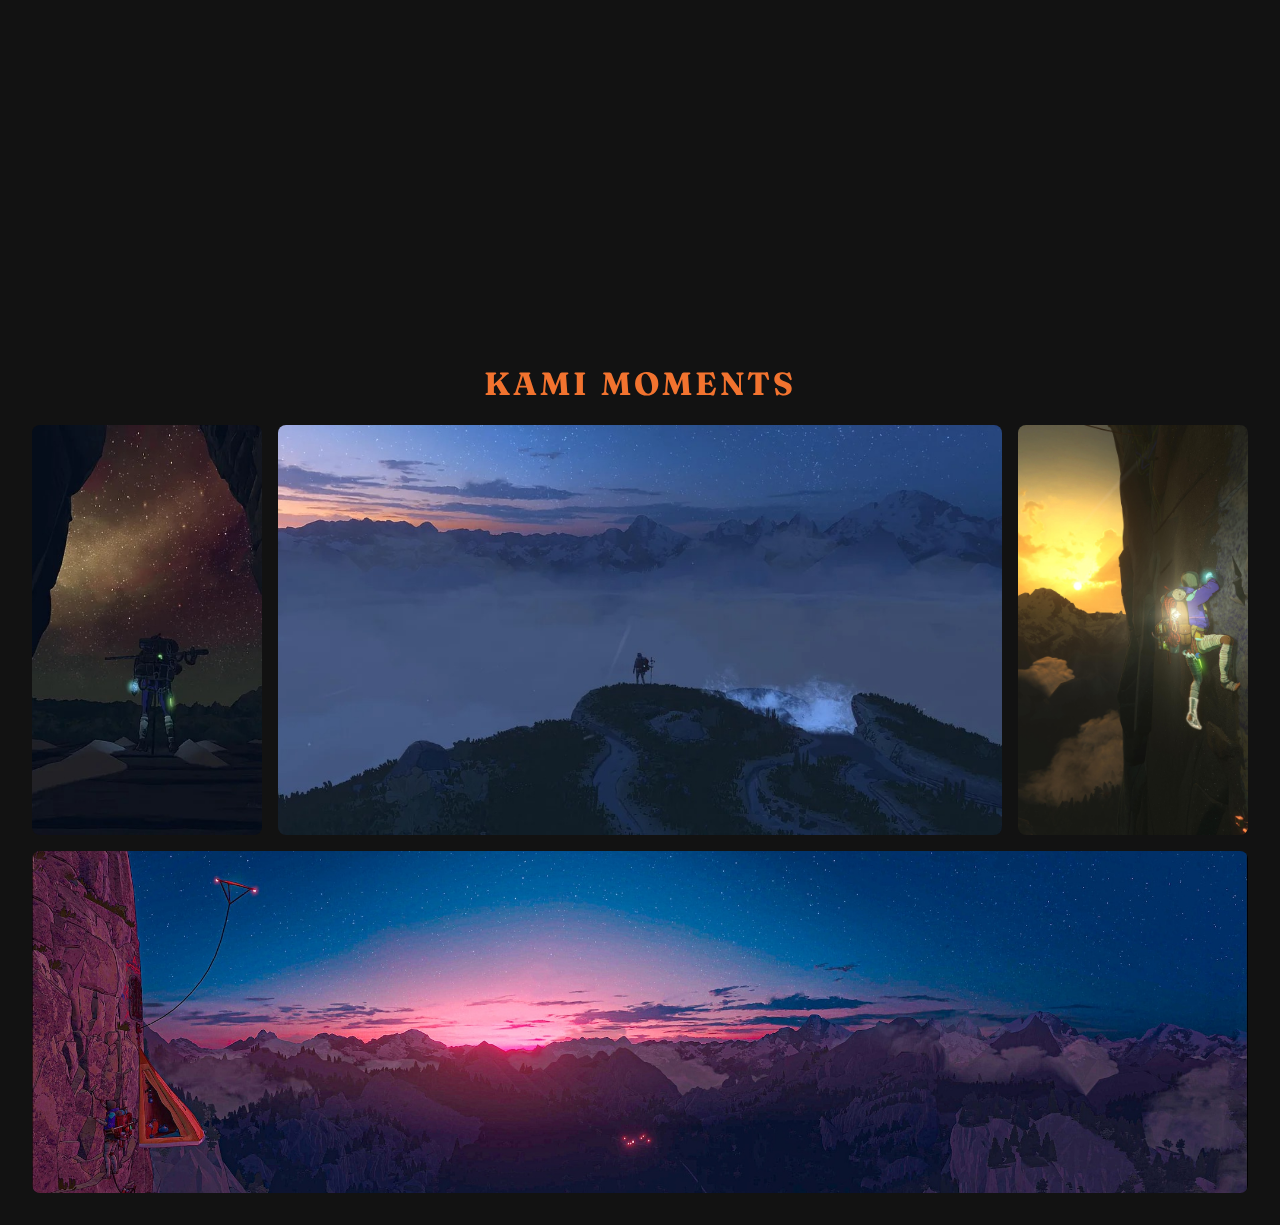
<file: blogposts/hades2.html>
<!DOCTYPE html>
<html lang="en">
<head>
    <meta charset="UTF-8">
    <meta name="viewport" content="width=device-width, initial-scale=1.0">
    <meta name="description" content="A love letter to Hades II">
    <link rel="icon" href="../img/hades2icon.png" type="image/x-icon">
    <title>A love letter to Hades II</title>
    
    <link rel="preconnect" href="https://fonts.googleapis.com">
    <link rel="preconnect" href="https://fonts.gstatic.com" crossorigin>
    <link href="https://fonts.googleapis.com/css2?family=Barlow+Condensed:wght@700&family=Fraunces:opsz,wght@9..144,400;9..144,900&family=Work+Sans:wght@400;600&display=swap" rel="stylesheet">
    <link rel="stylesheet" href="../style/basestyle.css">
    <link rel="stylesheet" href="../style/poststyle.css">
    <style>
        :root {
            /* Hauptfarbe: Z.B. für Links, Hover-Effekte oder wichtige Icons */
            --theme-primary: #6fcc84; 
            
            /* Sekundärfarbe: Z.B. für Rahmen oder dezente Hervorhebungen */
            --theme-secondary: #f2732f; 
            
            /* Hintergrund-Tönung: Ein abgedunkelter, leicht farbiger Wert für die Textboxen */
            --theme-bg-tint: #375748;
        }
    </style>
</head>
<body class="dark-mode"> 
    <div class="page-bg" style="background-image: url('../img/hades2hero.jpg');"></div>
    <nav class="top-nav">
        <a href="../index.html">&larr; Back to all Letters</a>
    </nav>
    <header class="post-hero">
        <div class="hero-bg" style="background-image: url('../img/hades2hero.jpg');"></div>
        <div class="hero-overlay">
            <img src="../img/hades2logo.png" alt="Hades II Logo" class="game-logo">
            <h1 class="game-title">A love letter to Hades II</h1>
            <span class="date">February 26, 2026</span>
        </div>
    </header>

    <main class="main-content">
        
        <div class="loveletter-grid">
            
    <aside class="game-meta brief-seal animate-on-scroll">
        <img src="../img/hades2icon.png" alt="Icon" class="meta-icon">
        <h3>Game Dossier</h3>
        <ul>
            <li><strong>Dev:</strong> Supergiant Games</li>
            <li><strong>Genre:</strong> Action, Roguelike</li>
            <li><strong>My Playtime:</strong> ~56h</li>
        </ul>
        <div class="meta-actions">
            <a href="https://www.supergiantgames.com/" target="_blank" rel="noopener noreferrer" class="meta-btn-icon" title="Official Website">
                <img src="../img/hades2dev.png" alt="Developer Website">
            </a>
            <a href="https://store.steampowered.com/app/1145350/Hades_II/" target="_blank" rel="noopener noreferrer" class="meta-btn-icon" title="Steam Page">
                <img class="steam" src="../img/steam.png" alt="Steam Page">
            </a>
        </div>
    </aside>

    <section class="intro animate-on-scroll">
        <p class="lead">Exploring the heights of Kami Mountain...</p>
        <p>The atmosphere is dense, the combat is precise, and the exploration rewards curiosity. Here is why it deserves your time:</p>
    </section>

    <section class="body-text animate-on-scroll">
        <p>One of the most profound aspects of Hollow Knight is its environmental storytelling. Every corner of Hallownest tells a tale, often without a single word. The architecture of the Crossroads, the decay of the Fungal Wastes, the silent regality of the City of Tears—they all paint a picture of a fallen kingdom, once vibrant, now consumed by an infected dream.</p>
        <p>As you descend, you uncover the lore through fragmented dialogues, subtle item descriptions, and the very design of the bosses you encounter.</p>
    </section>
    
    <figure class="post-image image-right bloom animate-on-scroll">
        <img src="../img/cairnscreen01.jpeg" alt="Hollow Knight Gameplay">
        <figcaption>Climbing Kami can be terrifying...</figcaption>
    </figure>

    <figure class="post-image image-left bloom animate-on-scroll">
        <img src="../img/cairnscreen02.jpeg" alt="Hollow Knight Gameplay">
    </figure>

    <section class="conclusion animate-on-scroll">
        <p>In conclusion, Hollow Knight is a masterpiece that respects the player’s intelligence and time. It demands patience and rewards it tenfold with unforgettable moments, challenging gameplay, and an emotional depth rarely found in the genre.</p>
    </section>

    </div>

        <section class="screenshot-gallery">
            <h2>Kami Moments</h2>
            <div class="screenshot-grid">
                <img src="../img/cairnscreen03.jpg" alt="Gallery 1">
                <img src="../img/cairnscreen05.jpg" alt="Gallery 2" class="span-3"> 
                <img src="../img/cairnscreen04.jpg" alt="Gallery 3" class="span-5">
                <img src="../img/cairnscreen06.jpg" alt="Gallery 4"> </div>
        </section>

    </main>


<div id="lightbox" class="lightbox">
        <span class="lightbox-close">&times;</span>
        <img class="lightbox-content" id="lightbox-img">
    </div>

    <script>
    document.addEventListener("DOMContentLoaded", function() {
        // 1. Scroll-Animation (Macht den Text wieder sichtbar)
            const observer = new IntersectionObserver((entries) => {
                entries.forEach(entry => {
                if (entry.isIntersecting) {
                    // Einblenden beim Reinsrollen
                    entry.target.classList.add('show');
                } else {
                    // Ausblenden beim Rausrollen (Neu)
                    entry.target.classList.remove('show');
                }
                });
            }, { threshold: 0.1 });

            const hiddenElements = document.querySelectorAll('.animate-on-scroll');
            hiddenElements.forEach((el) => observer.observe(el));

            // 2. Lightbox-Funktion (Für die Bilder)
        const lightbox = document.getElementById('lightbox');
        const lightboxImg = document.getElementById('lightbox-img');
        const closeBtn = document.querySelector('.lightbox-close');

        // Alle Bilder im loveletter-grid suchen (nicht die Galerie unten)
        const images = document.querySelectorAll('.post-image img, .screenshot-grid img');

        images.forEach(image => {
            image.addEventListener('click', (e) => {
                // Die Quelle (src) des angeklickten Bildes auf das Lightbox-Bild übertragen
                lightboxImg.src = e.target.src;
                // Lightbox anzeigen
                lightbox.classList.add('show');
            });
        });

        // Schließen beim Klick auf das X oder auf den dunklen Hintergrund
        lightbox.addEventListener('click', (e) => {
            // Verhindern, dass die Lightbox schließt, wenn man nur auf das Bild selbst klickt
            if (e.target !== lightboxImg) {
                lightbox.classList.remove('show');
            }
        });
    });
</script>
</body>
</html>
</file>
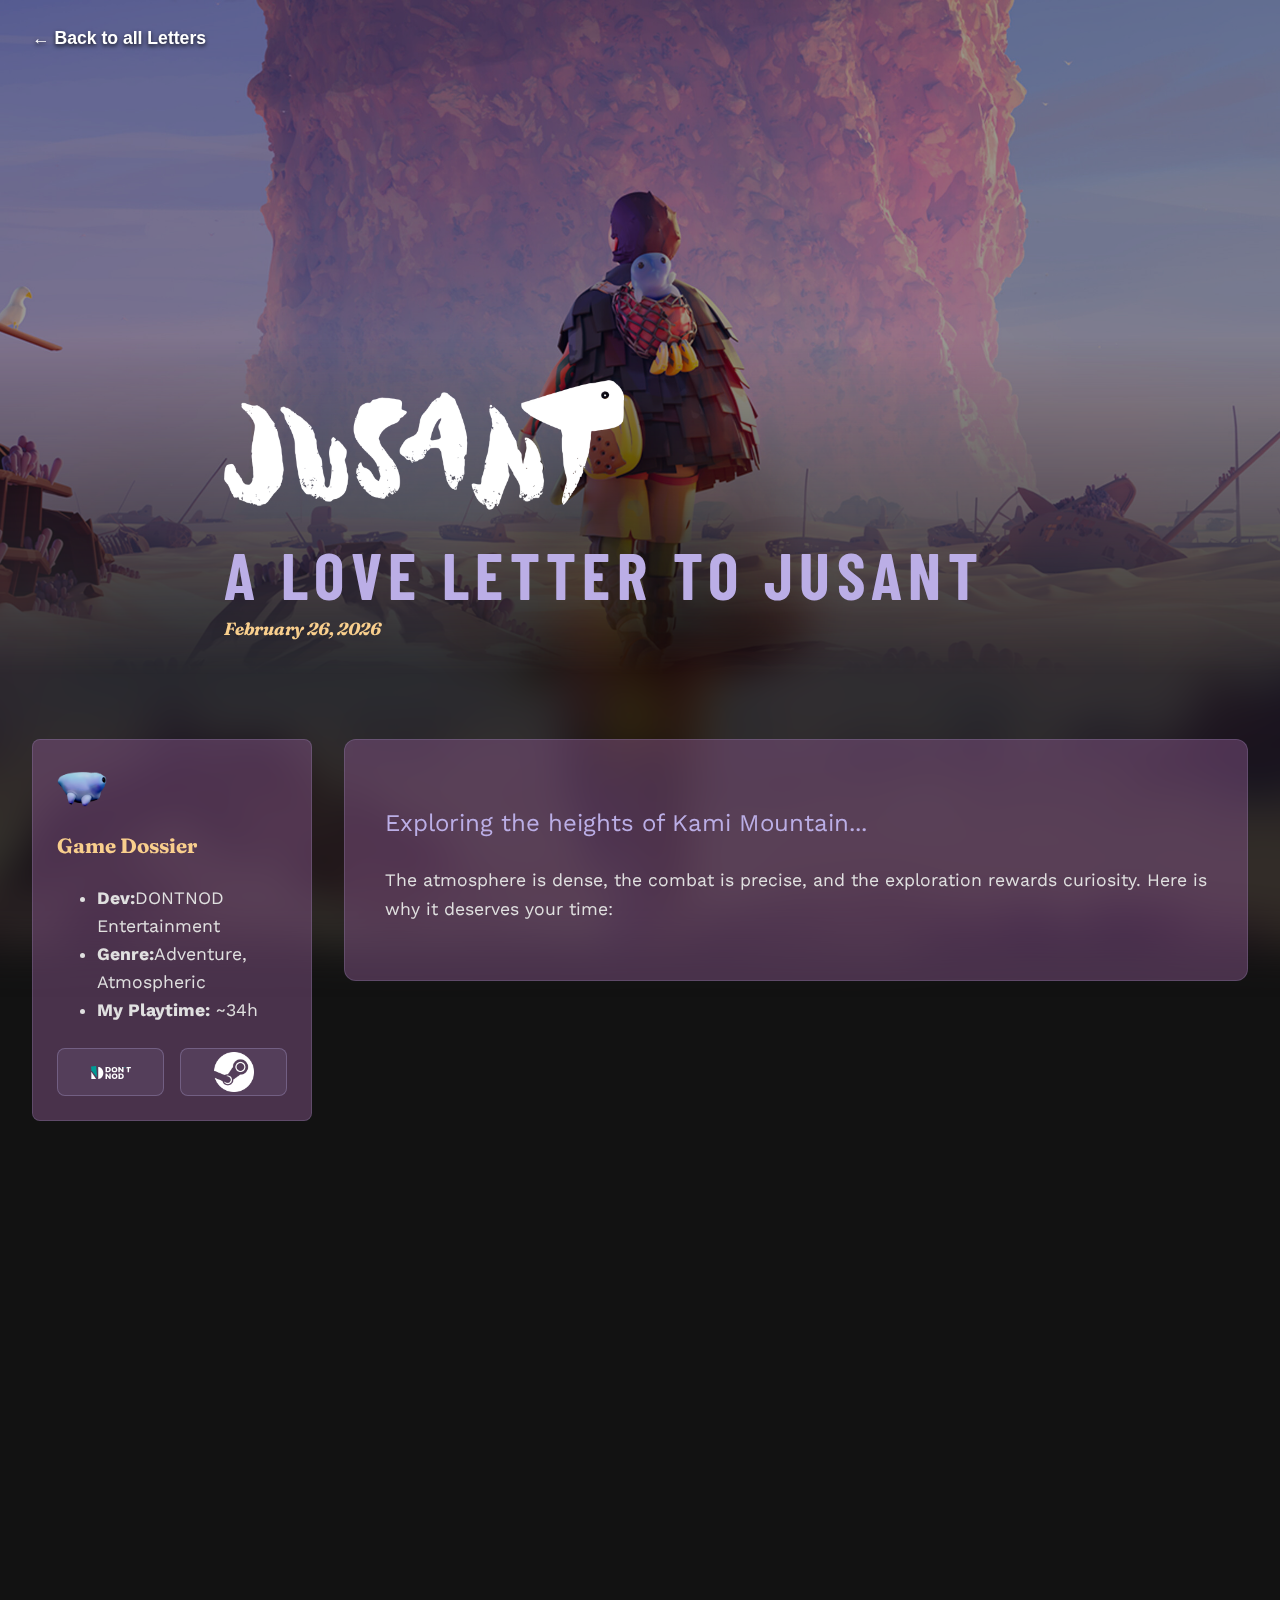
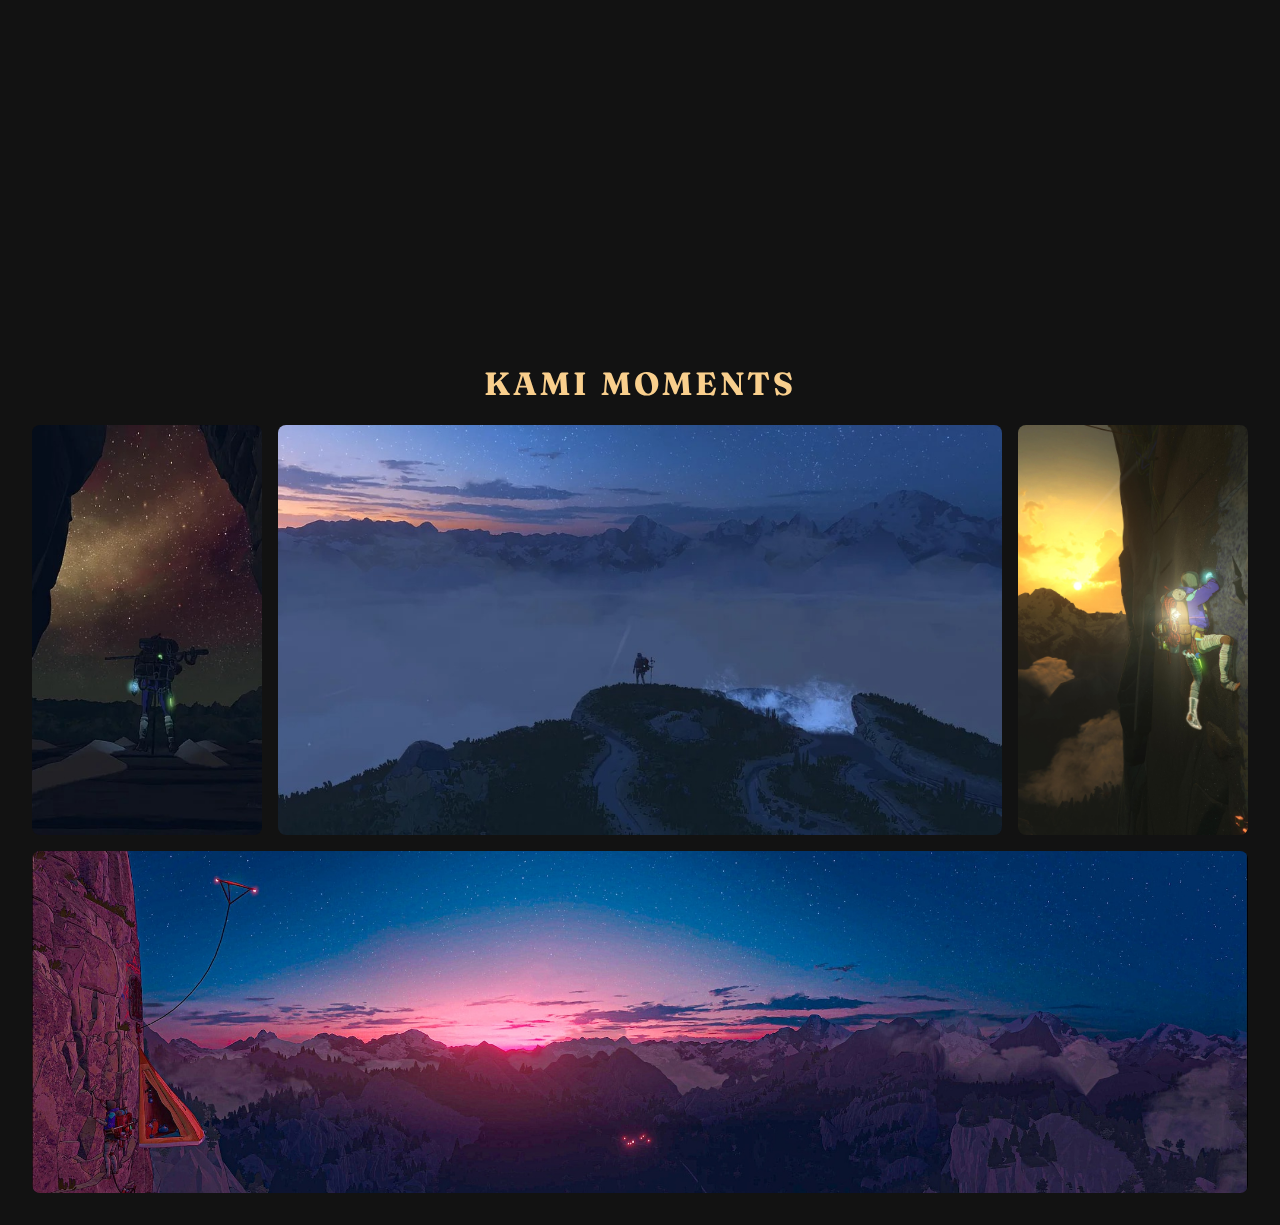
<file: blogposts/jusant.html>
<!DOCTYPE html>
<html lang="en">
<head>
    <meta charset="UTF-8">
    <meta name="viewport" content="width=device-width, initial-scale=1.0">
    <meta name="description" content="A love letter to Jusant">
    <link rel="icon" href="../img/jusanticon.ico" type="image/x-icon">
    <title>A love letter to Jusant</title>
    
    <link rel="preconnect" href="https://fonts.googleapis.com">
    <link rel="preconnect" href="https://fonts.gstatic.com" crossorigin>
    <link href="https://fonts.googleapis.com/css2?family=Barlow+Condensed:wght@700&family=Fraunces:opsz,wght@9..144,400;9..144,900&family=Work+Sans:wght@400;600&display=swap" rel="stylesheet">
    <link rel="stylesheet" href="../style/basestyle.css">
    <link rel="stylesheet" href="../style/poststyle.css">
    <style>
        :root {
            /* Hauptfarbe: Z.B. für Links, Hover-Effekte oder wichtige Icons */
            --theme-primary: #bbaee6; 
            
            /* Sekundärfarbe: Z.B. für Rahmen oder dezente Hervorhebungen */
            --theme-secondary: #f9cf8d; 
            
            /* Hintergrund-Tönung: Ein abgedunkelter, leicht farbiger Wert für die Textboxen */
            --theme-bg-tint: #7f5284;
        }
    </style>
</head>
<body class="dark-mode"> 
    <div class="page-bg" style="background-image: url('../img/jusanthero.jpg');"></div>
    <nav class="top-nav">
        <a href="../index.html">&larr; Back to all Letters</a>
    </nav>
    <header class="post-hero">
        <div class="hero-bg" style="background-image: url('../img/jusanthero.jpg');"></div>
        <div class="hero-overlay">
            <img src="../img/jusantlogo.png" alt="Jusant Logo" class="game-logo">
            <h1 class="game-title">A love letter to Jusant</h1>
            <span class="date">February 26, 2026</span>
        </div>
    </header>

    <main class="main-content">
        
        <div class="loveletter-grid">
            
    <aside class="game-meta brief-seal animate-on-scroll">
        <img src="../img/jusanticon.ico" alt="Icon" class="meta-icon">
        <h3>Game Dossier</h3>
        <ul>
            <li><strong>Dev:</strong>DONTNOD Entertainment</li>
            <li><strong>Genre:</strong>Adventure, Atmospheric</li>
            <li><strong>My Playtime:</strong> ~34h</li>
        </ul>
        <div class="meta-actions">
            <a href="https://dont-nod.com" target="_blank" rel="noopener noreferrer" class="meta-btn-icon" title="Official Website">
                <img src="../img/vampyrdev.svg" alt="Developer Website">
            </a>
            <a href="https://store.steampowered.com/app/1977170/Jusant/" target="_blank" rel="noopener noreferrer" class="meta-btn-icon" title="Steam Page">
                <img class="steam" src="../img/steam.png" alt="Steam Page">
            </a>
        </div>
    </aside>

    <section class="intro animate-on-scroll">
        <p class="lead">Exploring the heights of Kami Mountain...</p>
        <p>The atmosphere is dense, the combat is precise, and the exploration rewards curiosity. Here is why it deserves your time:</p>
    </section>

    <section class="body-text animate-on-scroll">
        <p>One of the most profound aspects of Hollow Knight is its environmental storytelling. Every corner of Hallownest tells a tale, often without a single word. The architecture of the Crossroads, the decay of the Fungal Wastes, the silent regality of the City of Tears—they all paint a picture of a fallen kingdom, once vibrant, now consumed by an infected dream.</p>
        <p>As you descend, you uncover the lore through fragmented dialogues, subtle item descriptions, and the very design of the bosses you encounter.</p>
    </section>
    
    <figure class="post-image image-right bloom animate-on-scroll">
        <img src="../img/cairnscreen01.jpeg" alt="Hollow Knight Gameplay">
        <figcaption>Climbing Kami can be terrifying...</figcaption>
    </figure>

    <figure class="post-image image-left bloom animate-on-scroll">
        <img src="../img/cairnscreen02.jpeg" alt="Hollow Knight Gameplay">
    </figure>

    <section class="conclusion animate-on-scroll">
        <p>In conclusion, Hollow Knight is a masterpiece that respects the player’s intelligence and time. It demands patience and rewards it tenfold with unforgettable moments, challenging gameplay, and an emotional depth rarely found in the genre.</p>
    </section>

    </div>

        <section class="screenshot-gallery">
            <h2>Kami Moments</h2>
            <div class="screenshot-grid">
                <img src="../img/cairnscreen03.jpg" alt="Gallery 1">
                <img src="../img/cairnscreen05.jpg" alt="Gallery 2" class="span-3"> 
                <img src="../img/cairnscreen04.jpg" alt="Gallery 3" class="span-5">
                <img src="../img/cairnscreen06.jpg" alt="Gallery 4"> </div>
        </section>

    </main>


<div id="lightbox" class="lightbox">
        <span class="lightbox-close">&times;</span>
        <img class="lightbox-content" id="lightbox-img">
    </div>

    <script>
    document.addEventListener("DOMContentLoaded", function() {
        // 1. Scroll-Animation (Macht den Text wieder sichtbar)
            const observer = new IntersectionObserver((entries) => {
                entries.forEach(entry => {
                if (entry.isIntersecting) {
                    // Einblenden beim Reinsrollen
                    entry.target.classList.add('show');
                } else {
                    // Ausblenden beim Rausrollen (Neu)
                    entry.target.classList.remove('show');
                }
                });
            }, { threshold: 0.1 });

            const hiddenElements = document.querySelectorAll('.animate-on-scroll');
            hiddenElements.forEach((el) => observer.observe(el));

            // 2. Lightbox-Funktion (Für die Bilder)
        const lightbox = document.getElementById('lightbox');
        const lightboxImg = document.getElementById('lightbox-img');
        const closeBtn = document.querySelector('.lightbox-close');

        // Alle Bilder im loveletter-grid suchen (nicht die Galerie unten)
        const images = document.querySelectorAll('.post-image img, .screenshot-grid img');

        images.forEach(image => {
            image.addEventListener('click', (e) => {
                // Die Quelle (src) des angeklickten Bildes auf das Lightbox-Bild übertragen
                lightboxImg.src = e.target.src;
                // Lightbox anzeigen
                lightbox.classList.add('show');
            });
        });

        // Schließen beim Klick auf das X oder auf den dunklen Hintergrund
        lightbox.addEventListener('click', (e) => {
            // Verhindern, dass die Lightbox schließt, wenn man nur auf das Bild selbst klickt
            if (e.target !== lightboxImg) {
                lightbox.classList.remove('show');
            }
        });
    });
</script>
</body>
</html>
</file>
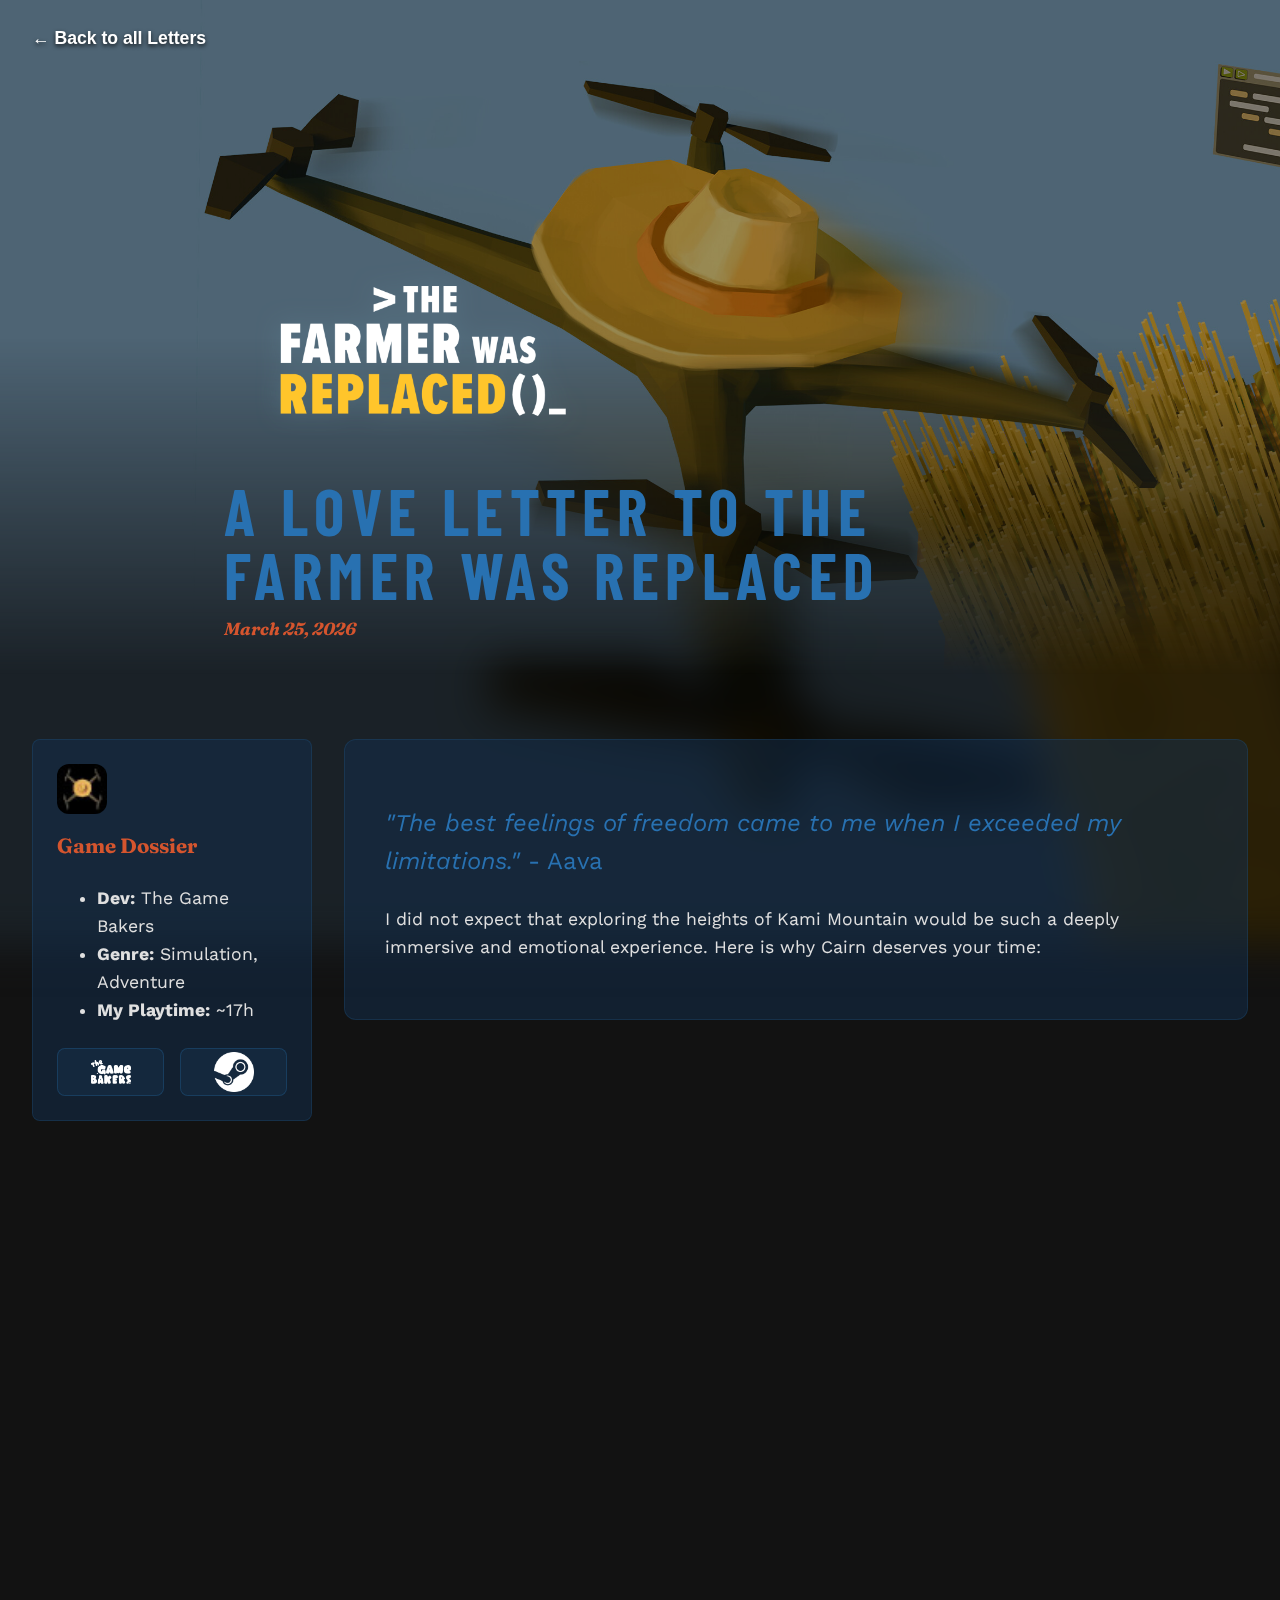
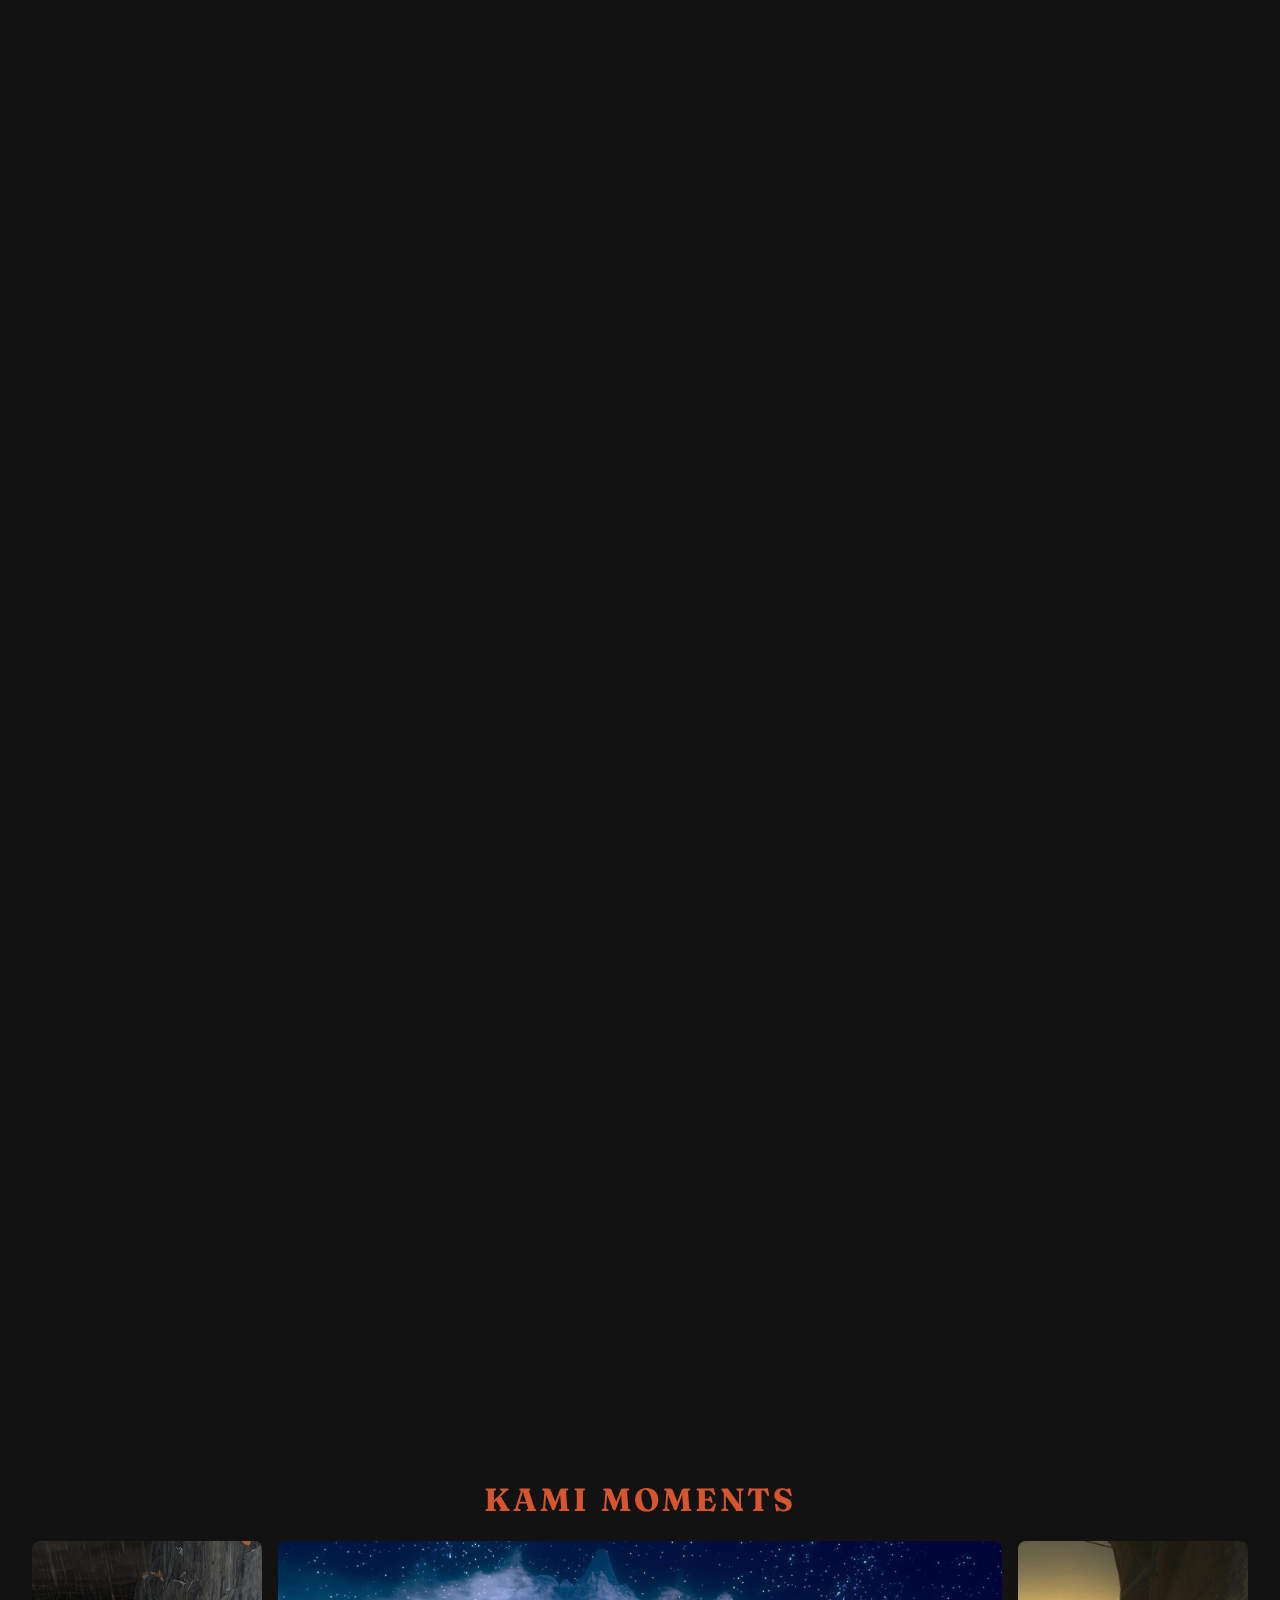
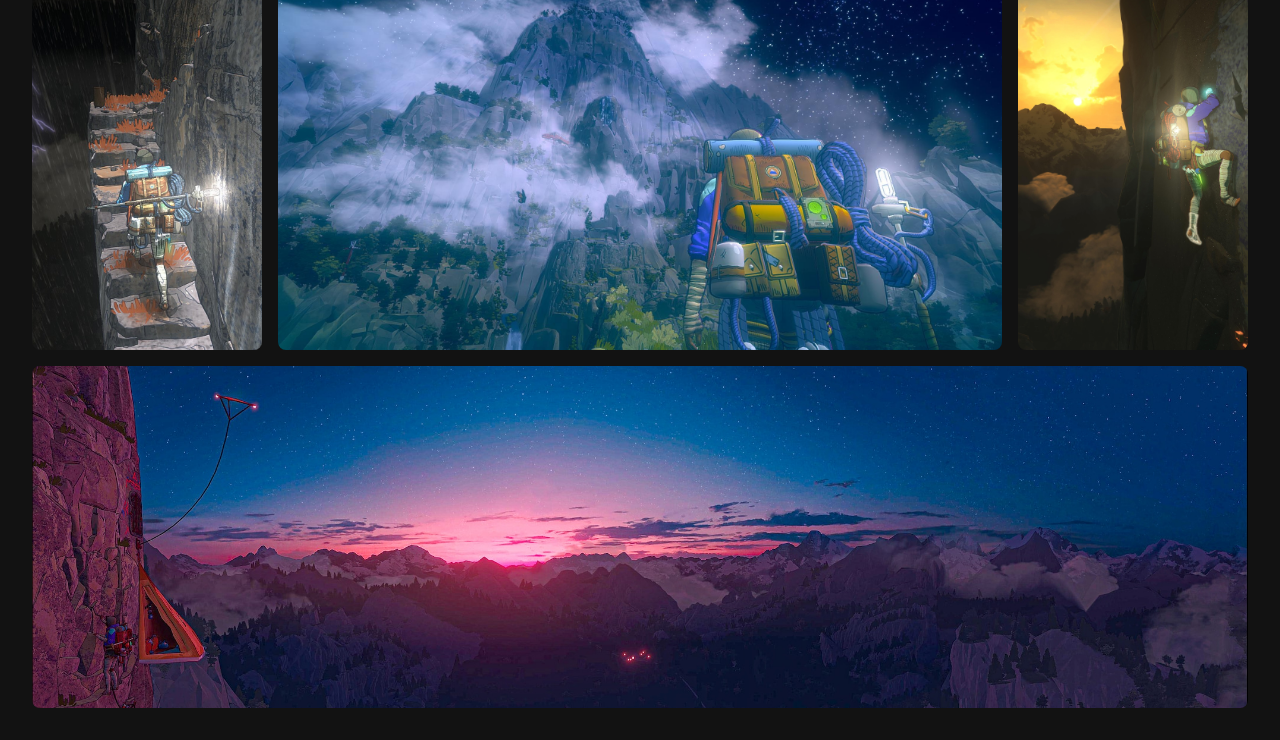
<file: blogposts/TheFarmerWasReplaced.html>
<!DOCTYPE html>
<html lang="en">
<head>
    <meta charset="UTF-8">
    <meta name="viewport" content="width=device-width, initial-scale=1.0">
    <meta name="description" content="A love letter to The Farmer Was Replaced">
    <link rel="icon" href="../img/thefarmericon.jpg" type="image/x-icon">
    <title>A love letter to The Farmer Was Replaced</title>
    
    <link rel="preconnect" href="https://fonts.googleapis.com">
    <link rel="preconnect" href="https://fonts.gstatic.com" crossorigin>
    <link href="https://fonts.googleapis.com/css2?family=Barlow+Condensed:wght@700&family=Fraunces:opsz,wght@9..144,400;9..144,900&family=Work+Sans:wght@400;600&display=swap" rel="stylesheet">
    <link rel="stylesheet" href="../style/basestyle.css">
    <link rel="stylesheet" href="../style/poststyle.css">
    <style>
        :root {
            /* Hauptfarbe: Z.B. für Links, Hover-Effekte oder wichtige Icons */
            --theme-primary: #2871b1; 
            
            /* Sekundärfarbe: Z.B. für Rahmen oder dezente Hervorhebungen */
            --theme-secondary: #d5552e; 
            
            /* Hintergrund-Tönung: Ein abgedunkelter, leicht farbiger Wert für die Textboxen */
            --theme-bg-tint: #122d4d;
        }
    </style>
</head>
<body class="dark-mode"> 
    <div class="page-bg" style="background-image: url('../img/thefarmerhero.jpg');"></div>
    <nav class="top-nav">
        <a href="../index.html">&larr; Back to all Letters</a>
    </nav>
    <header class="post-hero">
        <div class="hero-bg" style="background-image: url('../img/thefarmerhero.jpg');"></div>
        <div class="hero-overlay">
            <img src="../img/thefarmerlogo.png" alt="The Farmer Was Replaced Logo" class="game-logo">
            <h1 class="game-title">A love letter to The Farmer Was Replaced</h1>
            <span class="date">March 25, 2026</span>
        </div>
    </header>

    <main class="main-content">
        
        <div class="loveletter-grid">
            
    <aside class="game-meta brief-seal animate-on-scroll">
        <img src="../img/thefarmericon.jpg" alt="Icon" class="meta-icon">
        <h3>Game Dossier</h3>
        <ul>
            <li><strong>Dev:</strong> The Game Bakers</li>
            <li><strong>Genre:</strong> Simulation, Adventure</li>
            <li><strong>My Playtime:</strong> ~17h</li>
        </ul>
        <div class="meta-actions">
            <a href="https://www.thegamebakers.com/" target="_blank" rel="noopener noreferrer" class="meta-btn-icon" title="Official Website">
                <img src="../img/cairndev.png" alt="Developer Website">
            </a>
            <a href="https://store.steampowered.com/app/1588550/Cairn/" target="_blank" rel="noopener noreferrer" class="meta-btn-icon" title="Steam Page">
                <img class="steam" src="../img/steam.png" alt="Steam Page">
            </a>
        </div>
    </aside>

    <section class="intro animate-on-scroll">
        <p class="lead"><em>"The best feelings of freedom came to me when I exceeded my limitations."</em> - Aava</p>
        <p>I did not expect that exploring the heights of Kami Mountain would be such a deeply immersive and emotional experience. Here is why Cairn deserves your time:</p>
    </section>

    <section class="body-text animate-on-scroll">
        <p>The first time I heard about this game was during its reveal trailer back in June 2024. After that, I immediately put it on my radar. I got the chance to play it at Gamescom 2025, and I was hooked.
            So hooked, in fact, that a friend of mine sitting next to me watched for half an hour before asking if he could try it as well... and I gave up the controller quite unwillingly.
            Suffice it to say, I couldn't wait for its release on January 29, 2026!
        </p>
        <p><strong>Cairn</strong> is an atmospheric adventure simulation game that shines best when played with patience. It is not a fast, action-heavy game. It is calm (and sometimes incredibly tense). The story revolves around Aava, a climber and mountaineer who is on her way to reach the summit of Mt. Kami.
        You control every limb of hers separately while on the wall. You'll have to look for handholds, figure out where to place your feet, and (if you don't play on the "Free Solo" difficulty) where to place your pitons and how much rope you have left. You'll also have to manage thirst, hunger, and health.
        While on the wall, you may need to watch out for wind or rain, as the rock may get slippery or you might lose your balance due to strong gusts. Lots of things to think about, but Cairn is a simulation game after all. It rewards patience and route planning before you even try to climb the wall.
        </p>
    </section>
    
    <figure class="post-image image-right bloom animate-on-scroll">
        <img src="../img/cairnscreen01.jpeg" alt="Cairn Gameplay">
        <figcaption>Climbing Kami can be terrifying...</figcaption>
    </figure>

    <figure class="post-image image-left bloom animate-on-scroll">
        <img src="../img/cairnscreen07.jpg" alt="Cairn Gameplay">
        <figcaption>...but also beautiful!</figcaption>
    </figure>

    <section class="conclusion animate-on-scroll">
        <p>The first time I thought to myself, "Damn, this is my indie game of the year!" was honestly when I arrived at the bottom of Mt. Kami. Yes... the start of the game... right after the tutorial! I was already in love with the gameplay mechanics, and since I love climbing myself, I felt very much at home. I was so hyped about finally being able to climb this mountain!
            At that point in time, I was hooked by the mechanics and the atmosphere, but oh boy, let me tell you... The story was something else! I won't spoil anything because I want you to experience it for yourself. Plus, I feel like the payoff doesn't really hit as hard if you just read about it or watch a playthrough.
            I will just give you the hook: Aava is climbing Mt. Kami because she <strong>has</strong> to. It is the only thing she <strong>can</strong> do, the only <strong>purpose</strong> she sees in her life. Aava has to reach the summit! It is just her way. She always needs a bigger challenge, a bigger mountain to climb. And Mt. Kami is the biggest one. 
            If you can relate to this type of struggle, where you always have to do <strong>something</strong>, where you always have to be busy, you will feel connected and right at home with Aava. Do keep in mind that she is not a very lovable character, though. But for me, this felt absolutely perfect. It just made sense.
        </p>
        <p>Now... enough yapping about Aava herself. Go. Play. Cairn! It was genuinely a journey, and not always an easy one. Don't be mistaken! This game can be brutally difficult at times; it gave me sweaty palms and a racing heart multiple times! Just because it is a slow game doesn't mean there is no tension.
            Believe me, there's plenty!
            I don't want to talk about the ending too much, but I will tell you it made me think about it for days after finishing the game. At the time of writing this, I have finished the game once, but I will definitely do a second playthrough since there are multiple endings. I might even go for 100% completion.
        </p>
        <p>In conclusion: This game is my Indie Game of the Year 2026! Go play it yourselves. This is a truly exceptional piece of art, and if you like climbing and a good story, this is an absolute <strong>must-play</strong>! Can't wait for future updates and hopefully some DLC! GO. PLAY. CAIRN!
        </p>
        <p>~ZyXx
        </p>
        </section>

    </div>

        <section class="screenshot-gallery">
            <h2>Kami Moments</h2>
            <div class="screenshot-grid">
                <img src="../img/cairnscreen08.jpg" alt="Gallery 1">
                <img src="../img/cairnscreen09.jpg" alt="Gallery 2" class="span-3"> 
                <img src="../img/cairnscreen04.jpg" alt="Gallery 3" class="span-5">
                <img src="../img/cairnscreen06.jpg" alt="Gallery 4"> </div>
        </section>

    </main>


<div id="lightbox" class="lightbox">
        <span class="lightbox-close">&times;</span>
        <img class="lightbox-content" id="lightbox-img">
    </div>

    <script>
    document.addEventListener("DOMContentLoaded", function() {
        // 1. Scroll-Animation (Macht den Text wieder sichtbar)
            const observer = new IntersectionObserver((entries) => {
                entries.forEach(entry => {
                if (entry.isIntersecting) {
                    // Einblenden beim Reinsrollen
                    entry.target.classList.add('show');
                } else {
                    // Ausblenden beim Rausrollen (Neu)
                    entry.target.classList.remove('show');
                }
                });
            }, { threshold: 0.1 });

            const hiddenElements = document.querySelectorAll('.animate-on-scroll');
            hiddenElements.forEach((el) => observer.observe(el));

            // 2. Lightbox-Funktion (Für die Bilder)
        const lightbox = document.getElementById('lightbox');
        const lightboxImg = document.getElementById('lightbox-img');
        const closeBtn = document.querySelector('.lightbox-close');

        // Alle Bilder im loveletter-grid suchen (nicht die Galerie unten)
        const images = document.querySelectorAll('.post-image img, .screenshot-grid img');

        images.forEach(image => {
            image.addEventListener('click', (e) => {
                // Die Quelle (src) des angeklickten Bildes auf das Lightbox-Bild übertragen
                lightboxImg.src = e.target.src;
                // Lightbox anzeigen
                lightbox.classList.add('show');
            });
        });

        // Schließen beim Klick auf das X oder auf den dunklen Hintergrund
        lightbox.addEventListener('click', (e) => {
            // Verhindern, dass die Lightbox schließt, wenn man nur auf das Bild selbst klickt
            if (e.target !== lightboxImg) {
                lightbox.classList.remove('show');
            }
        });
    });
</script>
</body>
</html>
</file>
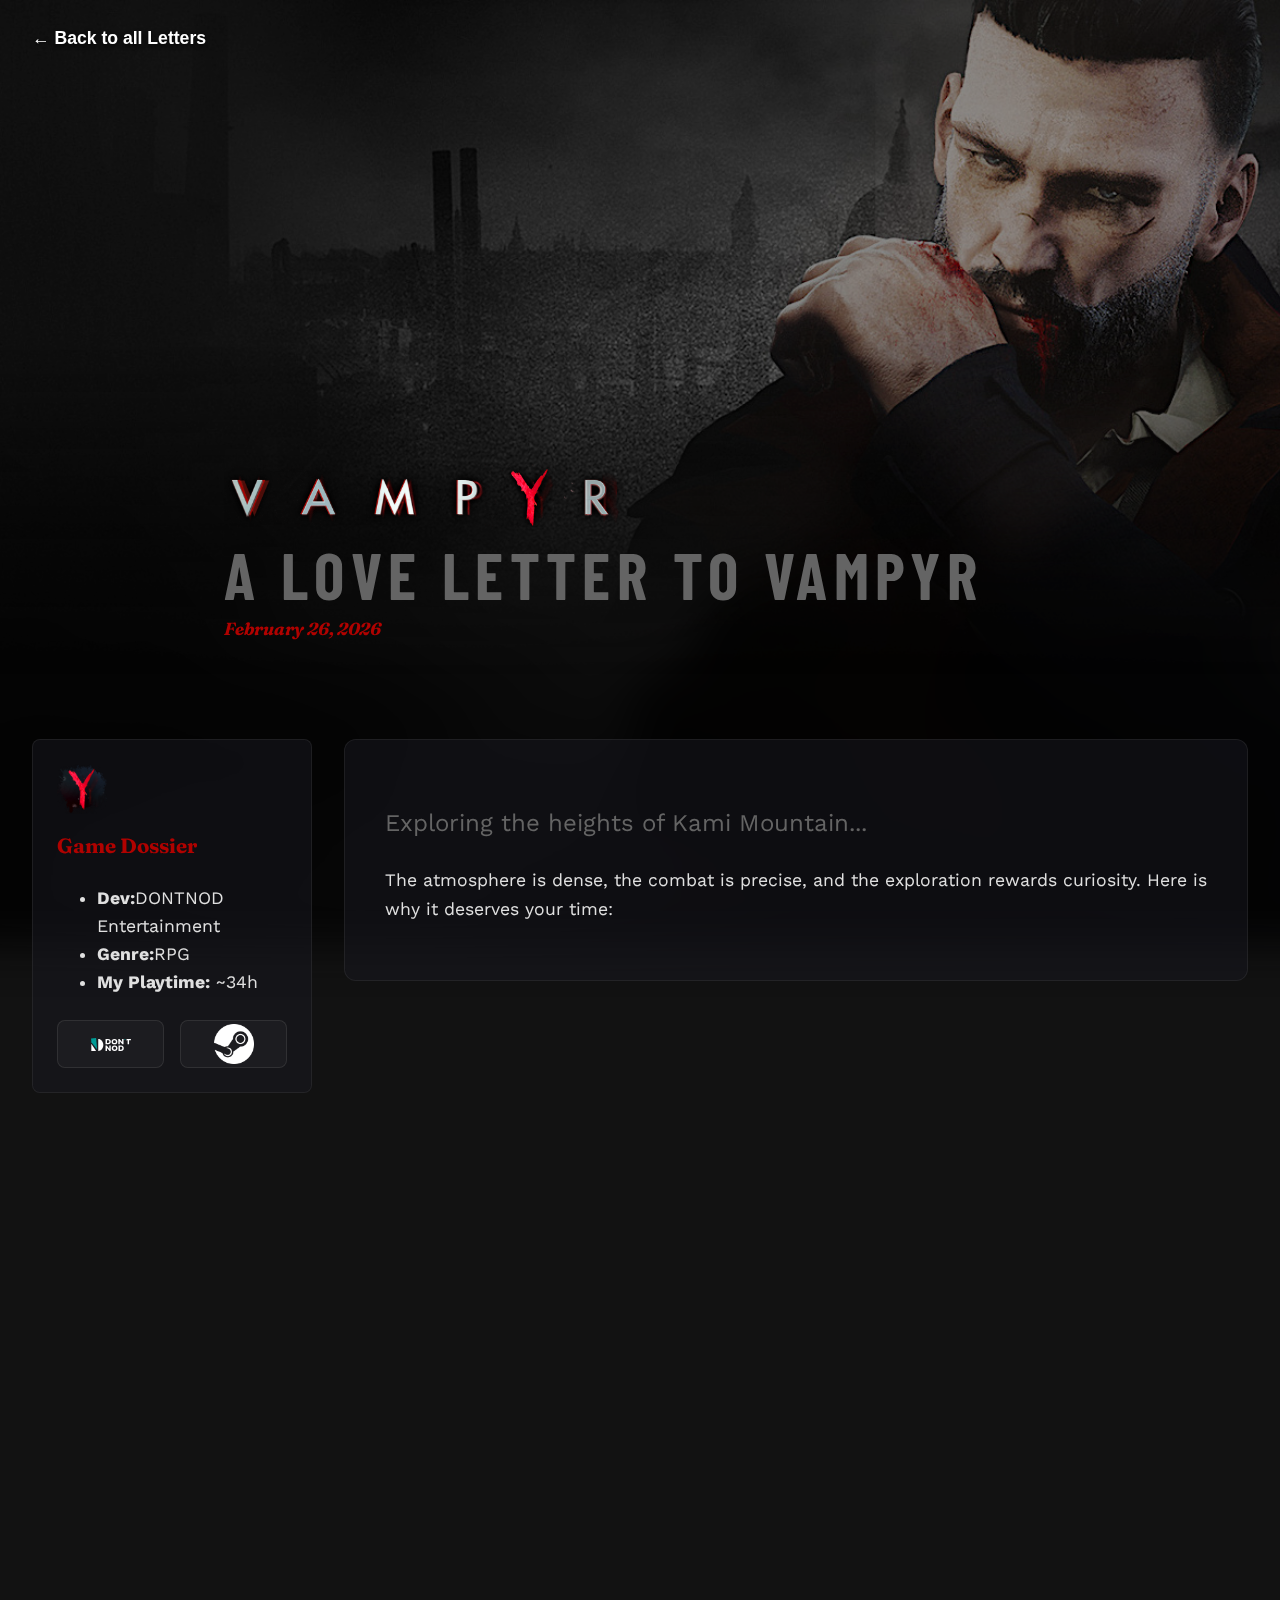
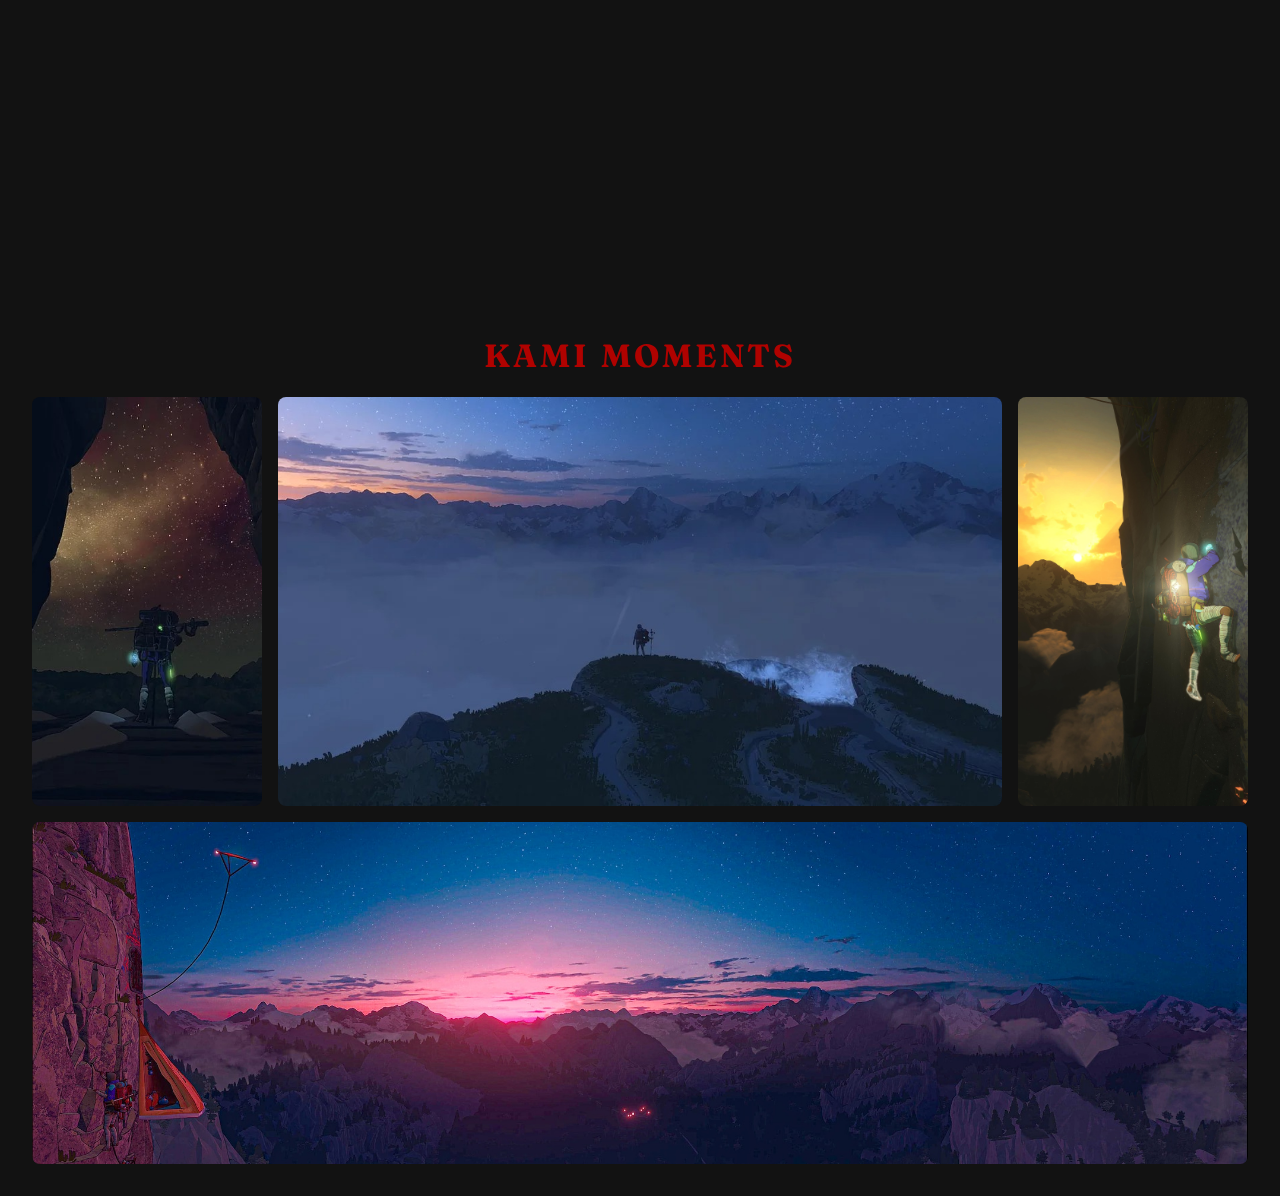
<file: blogposts/vampyr.html>
<!DOCTYPE html>
<html lang="en">
<head>
    <meta charset="UTF-8">
    <meta name="viewport" content="width=device-width, initial-scale=1.0">
    <meta name="description" content="A love letter to Vampyr">
    <link rel="icon" href="../img/vampyricon.ico" type="image/x-icon">
    <title>A love letter to Vampyr</title>
    
    <link rel="preconnect" href="https://fonts.googleapis.com">
    <link rel="preconnect" href="https://fonts.gstatic.com" crossorigin>
    <link href="https://fonts.googleapis.com/css2?family=Barlow+Condensed:wght@700&family=Fraunces:opsz,wght@9..144,400;9..144,900&family=Work+Sans:wght@400;600&display=swap" rel="stylesheet">
    <link rel="stylesheet" href="../style/basestyle.css">
    <link rel="stylesheet" href="../style/poststyle.css">
    <style>
        :root {
            /* Hauptfarbe: Z.B. für Links, Hover-Effekte oder wichtige Icons */
            --theme-primary: #646464; 
            
            /* Sekundärfarbe: Z.B. für Rahmen oder dezente Hervorhebungen */
            --theme-secondary: #b00200; 
            
            /* Hintergrund-Tönung: Ein abgedunkelter, leicht farbiger Wert für die Textboxen */
            --theme-bg-tint: #17171f;
        }
    </style>
</head>
<body class="dark-mode"> 
    <div class="page-bg" style="background-image: url('../img/vampyrhero.jpg');"></div>
    <nav class="top-nav">
        <a href="../index.html">&larr; Back to all Letters</a>
    </nav>
    <header class="post-hero">
        <div class="hero-bg" style="background-image: url('../img/vampyrhero.jpg');"></div>
        <div class="hero-overlay">
            <img src="../img/vampyrlogo.png" alt="Vampyr Logo" class="game-logo">
            <h1 class="game-title">A love letter to Vampyr</h1>
            <span class="date">February 26, 2026</span>
        </div>
    </header>

    <main class="main-content">
        
        <div class="loveletter-grid">
            
    <aside class="game-meta brief-seal animate-on-scroll">
        <img src="../img/vampyricon.ico" alt="Icon" class="meta-icon">
        <h3>Game Dossier</h3>
        <ul>
            <li><strong>Dev:</strong>DONTNOD Entertainment</li>
            <li><strong>Genre:</strong>RPG</li>
            <li><strong>My Playtime:</strong> ~34h</li>
        </ul>
        <div class="meta-actions">
            <a href="https://dont-nod.com" target="_blank" rel="noopener noreferrer" class="meta-btn-icon" title="Official Website">
                <img src="../img/vampyrdev.svg" alt="Developer Website">
            </a>
            <a href="https://store.steampowered.com/app/427290/Vampyr/" target="_blank" rel="noopener noreferrer" class="meta-btn-icon" title="Steam Page">
                <img class="steam" src="../img/steam.png" alt="Steam Page">
            </a>
        </div>
    </aside>

    <section class="intro animate-on-scroll">
        <p class="lead">Exploring the heights of Kami Mountain...</p>
        <p>The atmosphere is dense, the combat is precise, and the exploration rewards curiosity. Here is why it deserves your time:</p>
    </section>

    <section class="body-text animate-on-scroll">
        <p>One of the most profound aspects of Hollow Knight is its environmental storytelling. Every corner of Hallownest tells a tale, often without a single word. The architecture of the Crossroads, the decay of the Fungal Wastes, the silent regality of the City of Tears—they all paint a picture of a fallen kingdom, once vibrant, now consumed by an infected dream.</p>
        <p>As you descend, you uncover the lore through fragmented dialogues, subtle item descriptions, and the very design of the bosses you encounter.</p>
    </section>
    
    <figure class="post-image image-right bloom animate-on-scroll">
        <img src="../img/cairnscreen01.jpeg" alt="Hollow Knight Gameplay">
        <figcaption>Climbing Kami can be terrifying...</figcaption>
    </figure>

    <figure class="post-image image-left bloom animate-on-scroll">
        <img src="../img/cairnscreen02.jpeg" alt="Hollow Knight Gameplay">
    </figure>

    <section class="conclusion animate-on-scroll">
        <p>In conclusion, Hollow Knight is a masterpiece that respects the player’s intelligence and time. It demands patience and rewards it tenfold with unforgettable moments, challenging gameplay, and an emotional depth rarely found in the genre.</p>
    </section>

    </div>

        <section class="screenshot-gallery">
            <h2>Kami Moments</h2>
            <div class="screenshot-grid">
                <img src="../img/cairnscreen03.jpg" alt="Gallery 1">
                <img src="../img/cairnscreen05.jpg" alt="Gallery 2" class="span-3"> 
                <img src="../img/cairnscreen04.jpg" alt="Gallery 3" class="span-5">
                <img src="../img/cairnscreen06.jpg" alt="Gallery 4"> </div>
        </section>

    </main>


<div id="lightbox" class="lightbox">
        <span class="lightbox-close">&times;</span>
        <img class="lightbox-content" id="lightbox-img">
    </div>

    <script>
    document.addEventListener("DOMContentLoaded", function() {
        // 1. Scroll-Animation (Macht den Text wieder sichtbar)
            const observer = new IntersectionObserver((entries) => {
                entries.forEach(entry => {
                if (entry.isIntersecting) {
                    // Einblenden beim Reinsrollen
                    entry.target.classList.add('show');
                } else {
                    // Ausblenden beim Rausrollen (Neu)
                    entry.target.classList.remove('show');
                }
                });
            }, { threshold: 0.1 });

            const hiddenElements = document.querySelectorAll('.animate-on-scroll');
            hiddenElements.forEach((el) => observer.observe(el));

            // 2. Lightbox-Funktion (Für die Bilder)
        const lightbox = document.getElementById('lightbox');
        const lightboxImg = document.getElementById('lightbox-img');
        const closeBtn = document.querySelector('.lightbox-close');

        // Alle Bilder im loveletter-grid suchen (nicht die Galerie unten)
        const images = document.querySelectorAll('.post-image img, .screenshot-grid img');

        images.forEach(image => {
            image.addEventListener('click', (e) => {
                // Die Quelle (src) des angeklickten Bildes auf das Lightbox-Bild übertragen
                lightboxImg.src = e.target.src;
                // Lightbox anzeigen
                lightbox.classList.add('show');
            });
        });

        // Schließen beim Klick auf das X oder auf den dunklen Hintergrund
        lightbox.addEventListener('click', (e) => {
            // Verhindern, dass die Lightbox schließt, wenn man nur auf das Bild selbst klickt
            if (e.target !== lightboxImg) {
                lightbox.classList.remove('show');
            }
        });
    });
</script>
</body>
</html>
</file>
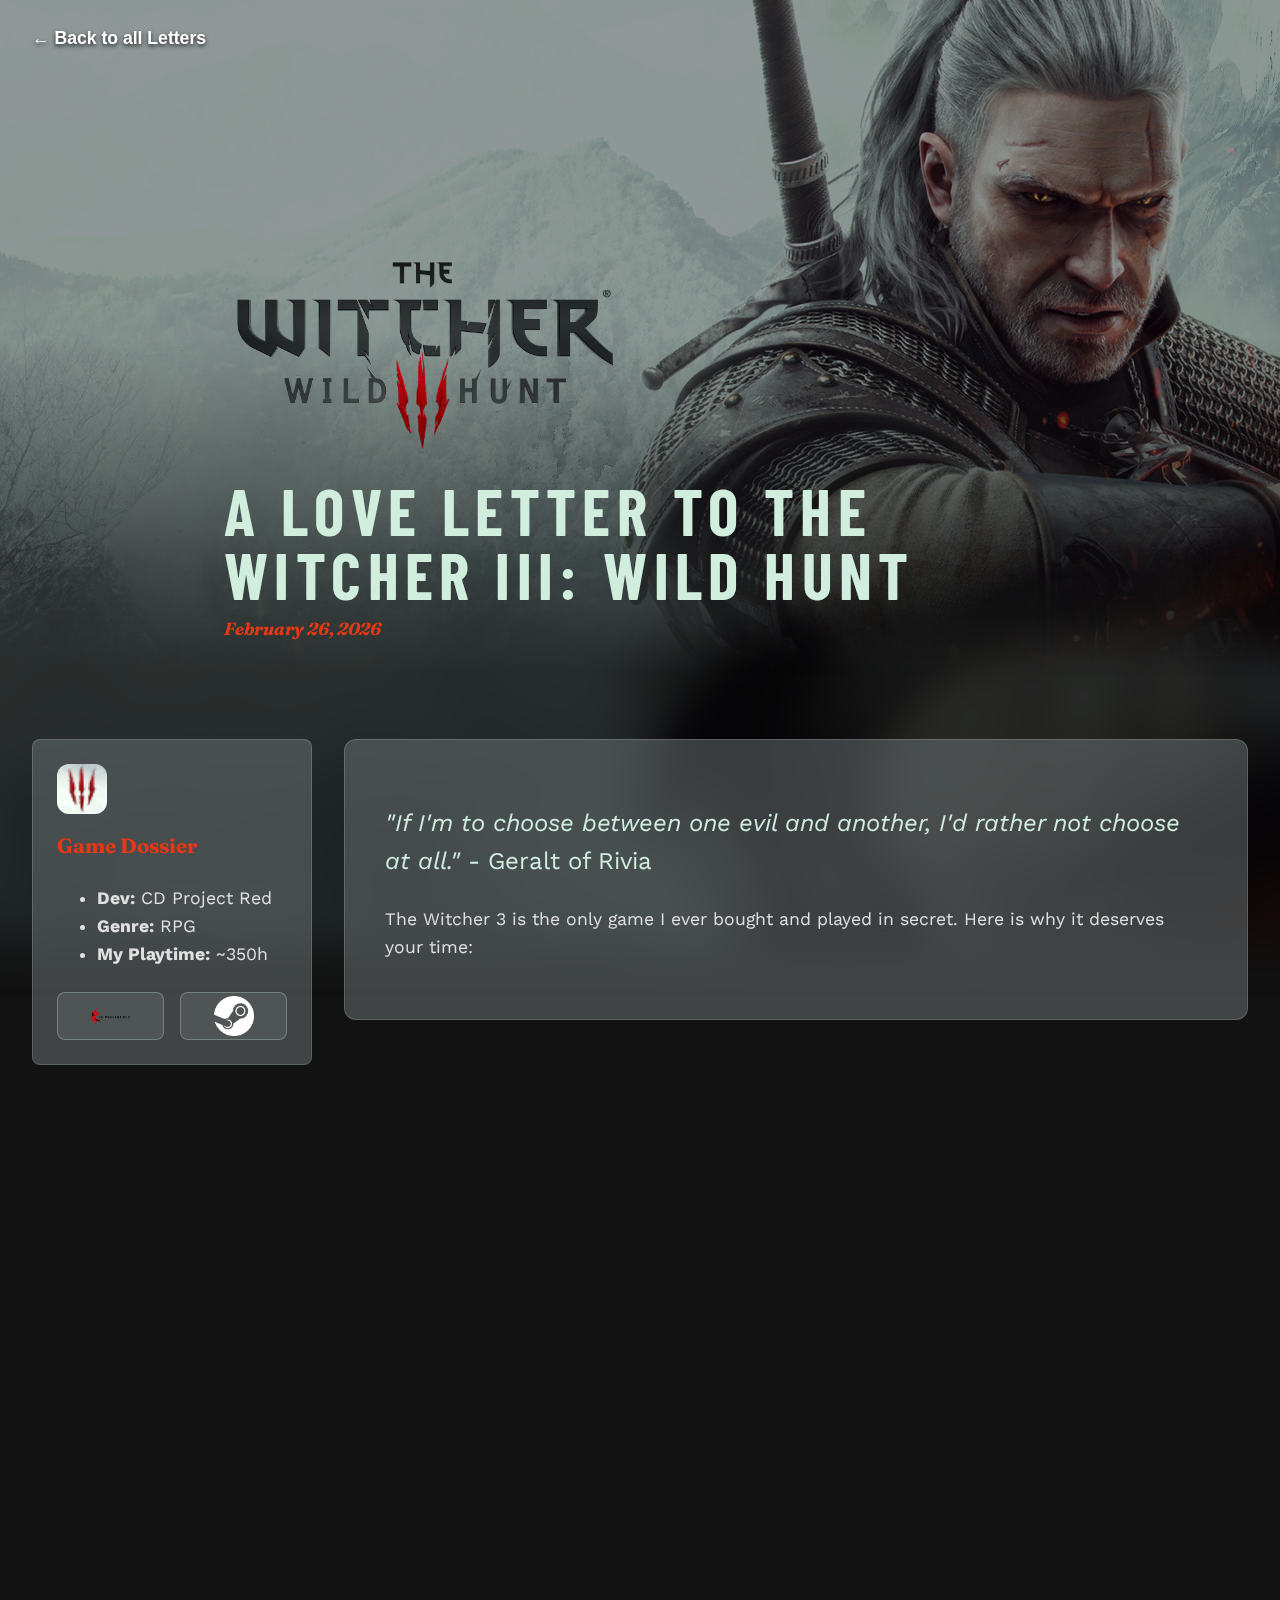
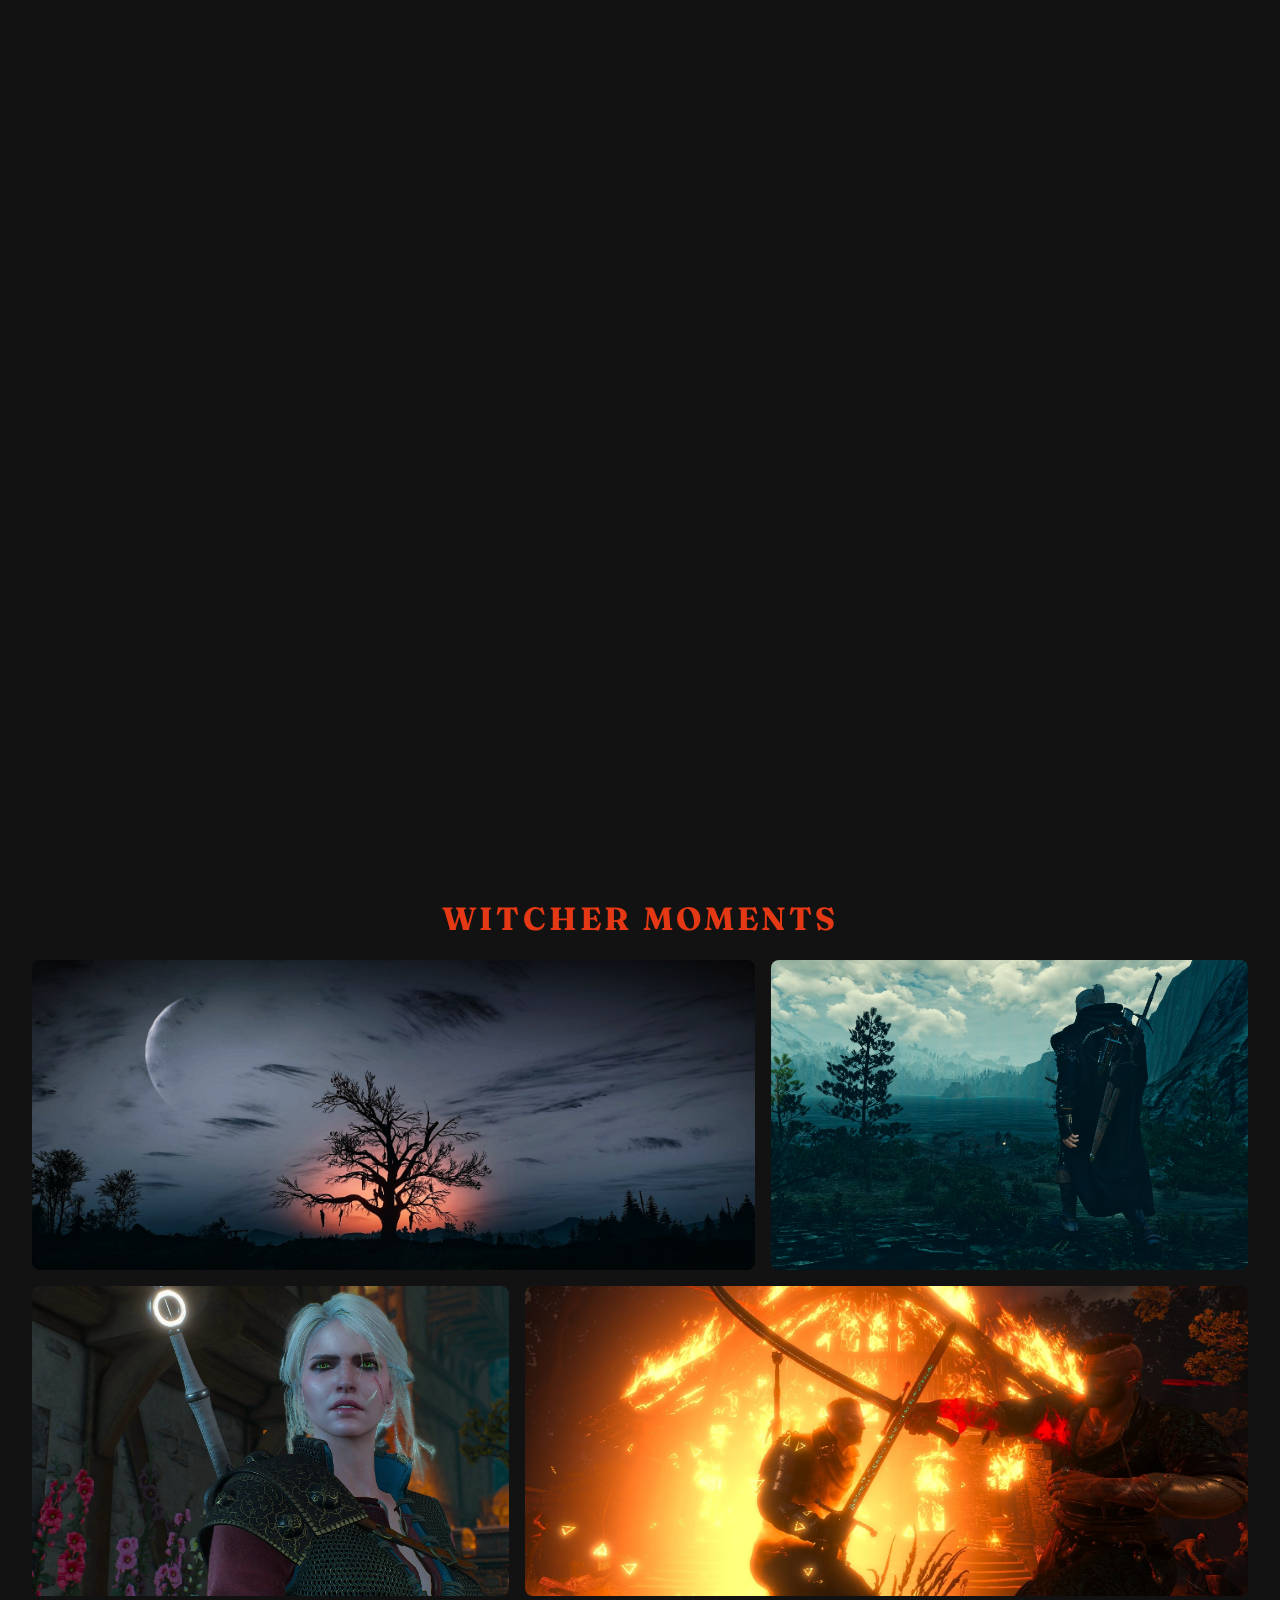
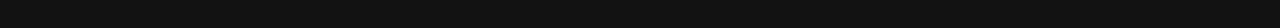
<file: blogposts/witcher3.html>
<!DOCTYPE html>
<html lang="en">
<head>
    <meta charset="UTF-8">
    <meta name="viewport" content="width=device-width, initial-scale=1.0">
    <meta name="description" content="A love letter to The Witcher III: Wild Hunt">
    <link rel="icon" href="../img/witcher3icon.ico" type="image/x-icon">
    <title>A love letter to The Witcher III: Wild Hunt</title>
    
    <link rel="preconnect" href="https://fonts.googleapis.com">
    <link rel="preconnect" href="https://fonts.gstatic.com" crossorigin>
    <link href="https://fonts.googleapis.com/css2?family=Barlow+Condensed:wght@700&family=Fraunces:opsz,wght@9..144,400;9..144,900&family=Work+Sans:wght@400;600&display=swap" rel="stylesheet">
    <link rel="stylesheet" href="../style/basestyle.css">
    <link rel="stylesheet" href="../style/poststyle.css">
    <style>
        :root {
            /* Hauptfarbe: Z.B. für Links, Hover-Effekte oder wichtige Icons */
            --theme-primary: #d0edde; 
            
            /* Sekundärfarbe: Z.B. für Rahmen oder dezente Hervorhebungen */
            --theme-secondary: #e53915; 
            
            /* Hintergrund-Tönung: Ein abgedunkelter, leicht farbiger Wert für die Textboxen */
            --theme-bg-tint: #6d7578;
        }
    </style>
</head>
<body class="dark-mode"> 
    <div class="page-bg" style="background-image: url('../img/witcher3hero.jpg');"></div>
    <nav class="top-nav">
        <a href="../index.html">&larr; Back to all Letters</a>
    </nav>
    <header class="post-hero">
        <div class="hero-bg" style="background-image: url('../img/witcher3hero.jpg');"></div>
        <div class="hero-overlay">
            <img src="../img/witcher3logo.png" alt="Witcher 3 Logo" class="game-logo">
            <h1 class="game-title">A love letter to The Witcher III: Wild Hunt</h1>
            <span class="date">February 26, 2026</span>
        </div>
    </header>

    <main class="main-content">
        
        <div class="loveletter-grid">
            
    <aside class="game-meta brief-seal animate-on-scroll">
        <img src="../img/witcher3icon.ico" alt="Icon" class="meta-icon">
        <h3>Game Dossier</h3>
        <ul>
            <li><strong>Dev:</strong> CD Project Red</li>
            <li><strong>Genre:</strong> RPG</li>
            <li><strong>My Playtime:</strong> ~350h</li>
        </ul>
        <div class="meta-actions">
            <a href="https://www.cdprojektred.com/" target="_blank" rel="noopener noreferrer" class="meta-btn-icon" title="Official Website">
                <img src="../img/witcher3dev.png" alt="Developer Website">
            </a>
            <a href="https://store.steampowered.com/app/292030/The_Witcher_3_Wild_Hunt/" target="_blank" rel="noopener noreferrer" class="meta-btn-icon" title="Steam Page">
                <img class="steam" src="../img/steam.png" alt="Steam Page">
            </a>
        </div>
    </aside>

    <section class="intro animate-on-scroll">
        <p class="lead"><em>"If I'm to choose between one evil and another, I'd rather not choose at all."</em> - Geralt of Rivia</p>
        <p>The Witcher 3 is the only game I ever bought and played in secret. Here is why it deserves your time:</p>
    </section>

    <section class="body-text animate-on-scroll">
        <p>The Witcher III: Wild Hunt is one of the biggest games of all time. This is written pre-GTA 6. Future Mattis, please tell me what the world looks like post-launch. Anyway... I heard about the game for the first time shortly after its release. A YouTuber I liked played it, and I wanted to play it too!
            The only problem was that I was 17 at the time, and my parents wouldn't allow games rated 18+. That is why (I'm sorry, Mom and Dad) I bought a Steam gift card, paid for the game with it, and downloaded it. Then I waited until 3 AM. I started playing and immediately got lost in the world.
            Before I knew it, it was 6 in the morning, and I had to stop before my parents would get up.
        </p>
        <p><strong>The Witcher III: Wild Hunt</strong> is a third-person action RPG developed by CD Projekt Red and the third installment in the Witcher series. The world is immersive and detailed, the soundtrack is one of the best in my opinion (right up there with <strong>Skyrim</strong> and the <strong>Ori</strong> games), 
            the story is well-written and incredibly interesting, and the quest design is exceptional. I'm sorry for all the praising, but you need to understand that this right here is not a review, but a love letter! This is, to this date, my favorite game of all time!</p>
    </section>
    
    <figure class="post-image image-right bloom animate-on-scroll">
        <img src="../img/witcher3screen03.jpg" alt="The Witcher 3 Gameplay">
        <figcaption>The world of The Continent is breathtaking...</figcaption>
    </figure>

    <figure class="post-image image-left bloom animate-on-scroll">
        <img src="../img/witcher3screen02.jpg" alt="The Witcher 3 Gameplay">
        <figcaption>...and full of dark secrets.</figcaption>
    </figure>

    <section class="conclusion animate-on-scroll">
        <p>The first memory I have of the game is (minor spoilers, but the game is 10 years old, lol) when you see Eredin for the second time (when you're in that snowy village). It was 4 in the morning, everything was tense, and then that music hits you. Plus, you have to climb into the cellar. I was legit scared and decided to turn it off for the night.
            I loved everything about that. I had never been this immersed in a game or story before, and I've read hundreds of books. I could yap about the story, characters, and gameplay for hours, but at this point, hopefully, everyone has heard about this game.
        </p>
        <p> 
            My first playthrough took me about 100 hours. Right now, I'm trying to go for platinum, meaning getting every achievement there is. I have about 350 hours in the base game plus DLCs, and I still find new things in every playthrough (I'm on my 5th right now).
            In conclusion: If you haven't played The Witcher III, take some time during your holidays and give it a try. If you like good stories, quests, characters, gameplay, and an amazing soundtrack, you have to play it. It is worth EVERY. SINGLE. SECOND!
        </p>
        <p>~ZyXx</p>
    </section>

    </div>

        <section class="screenshot-gallery">
            <h2>Witcher Moments</h2>
            <div class="screenshot-grid">
                <img src="../img/witcher3screen04.jpg" alt="Gallery 2" class="span-3">
                <img src="../img/witcher3screen06.jpg" alt="Gallery 4" class="span-2">
                <img src="../img/witcher3screen05.jpg" alt="Gallery 1" class="span-2">
                <img src="../img/witcher3screen01.jpg" alt="Gallery 3" class="span-3">
            </div>
        </section>

    </main>


<div id="lightbox" class="lightbox">
        <span class="lightbox-close">&times;</span>
        <img class="lightbox-content" id="lightbox-img">
    </div>

    <script>
    document.addEventListener("DOMContentLoaded", function() {
        // 1. Scroll-Animation (Macht den Text wieder sichtbar)
            const observer = new IntersectionObserver((entries) => {
                entries.forEach(entry => {
                if (entry.isIntersecting) {
                    // Einblenden beim Reinsrollen
                    entry.target.classList.add('show');
                } else {
                    // Ausblenden beim Rausrollen (Neu)
                    entry.target.classList.remove('show');
                }
                });
            }, { threshold: 0.1 });

            const hiddenElements = document.querySelectorAll('.animate-on-scroll');
            hiddenElements.forEach((el) => observer.observe(el));

            // 2. Lightbox-Funktion (Für die Bilder)
        const lightbox = document.getElementById('lightbox');
        const lightboxImg = document.getElementById('lightbox-img');
        const closeBtn = document.querySelector('.lightbox-close');

        // Alle Bilder im loveletter-grid suchen (nicht die Galerie unten)
        const images = document.querySelectorAll('.post-image img, .screenshot-grid img');

        images.forEach(image => {
            image.addEventListener('click', (e) => {
                // Die Quelle (src) des angeklickten Bildes auf das Lightbox-Bild übertragen
                lightboxImg.src = e.target.src;
                // Lightbox anzeigen
                lightbox.classList.add('show');
            });
        });

        // Schließen beim Klick auf das X oder auf den dunklen Hintergrund
        lightbox.addEventListener('click', (e) => {
            // Verhindern, dass die Lightbox schließt, wenn man nur auf das Bild selbst klickt
            if (e.target !== lightboxImg) {
                lightbox.classList.remove('show');
            }
        });
    });
</script>
</body>
</html>
</file>
<file: style/basestyle.css>
/* 1. Das Box-Modell korrigieren: Padding vergrößert Elemente nicht mehr über 100% hinaus */
*, *::before, *::after {
    box-sizing: border-box;
}

/* 2. Horizontales Scrollen global und hart unterbinden */
html, body {
    overflow-x: hidden; /* Verhindert das seitliche Scrollen komplett */
    width: 100%;
    margin: 0;
    padding: 0;
}

/* --- Globaler Dark Mode --- */
body.dark-mode {
    background-color: #121212;
    color: #e0e0e0;
    font-family: 'Work Sans', sans-serif;
    font-size: 1.1rem; 
    line-height: 1.6;
    margin: 0;
    
    /* Smooth Scrolling für eine bessere Nutzererfahrung */
    scroll-behavior: smooth;
}
h2, h3, h4, .top-nav a, .game-logo-text, .date {
    /* Zuweisung der Überschriften-Schriftart */
    font-family: 'Fraunces', serif;
    font-weight: 700;
}

a {
    color: #90caf9; /* Ein helles Blau für Links im Dark Mode */
    text-decoration: none;
}
</file>
<file: style/indexstyle.css>
/* --- Grid Layout --- */
.post-grid {
    display: grid;
    grid-template-columns: repeat(auto-fill, minmax(350px, 1fr));
    gap: 3rem;
    max-width: 85vw;
    margin: 4rem auto;
}

/* --- Die Capsule --- */
.post-capsule {
    text-decoration: none;
    color: inherit;
    display: flex;
    flex-direction: column;
    background: rgba(255, 255, 255, 0.03);
    border-radius: 12px;
    overflow: hidden;
    transition: transform 0.3s ease, box-shadow 0.3s ease;
    border: 1px solid rgba(255, 255, 255, 0.05);
}

.post-capsule:hover {
    transform: translateY(-10px);
    box-shadow: 0 20px 40px rgba(0, 0, 0, 0.4);
    border-color: rgba(255, 255, 255, 0.1);
}

/* --- Bild-Bereich --- */
.capsule-image {
    position: relative;
    aspect-ratio: 16 / 9;
    overflow: hidden;
}

.capsule-image img {
    width: 100%;
    height: 100%;
    object-fit: cover;
    transition: transform 0.5s ease;
}

.post-capsule:hover .capsule-image img {
    transform: scale(1.1);
}

/* Overlay beim Hover */
.capsule-overlay {
    position: absolute;
    inset: 0;
    background: rgba(0, 0, 0, 0.4);
    display: flex;
    align-items: center;
    justify-content: center;
    opacity: 0;
    transition: opacity 0.3s ease;
}

.post-capsule:hover .capsule-overlay {
    opacity: 1;
}

.read-more {
    font-family: 'Barlow Condensed', sans-serif;
    text-transform: uppercase;
    letter-spacing: 0.2rem;
    color: #fff;
    border: 1px solid #fff;
    padding: 0.5rem 1rem;
}

/* --- Text-Bereich --- */
.capsule-content {
    padding: 1.5rem;
}

.capsule-meta {
    display: flex;
    justify-content: space-between;
    font-family: 'Barlow Condensed', sans-serif;
    text-transform: uppercase;
    letter-spacing: 0.1rem;
    font-size: 0.85rem;
    margin-bottom: 0.75rem;
    color: #888; /* Hier könntest du auch eine Theme-Farbe via Variable nutzen */
}

.capsule-title {
    font-family: 'Fraunces', serif;
    font-size: 1.8rem;
    margin: 0 0 1rem 0;
    line-height: 1.1;
}

.capsule-excerpt {
    font-family: 'Work Sans', sans-serif;
    font-size: 0.95rem;
    line-height: 1.5;
    opacity: 0.7;
    /* Begrenzt den Text auf 3 Zeilen */
    display: -webkit-box;
    -webkit-line-clamp: 3;
    -webkit-box-orient: vertical;
    overflow: hidden;
}

/* --- Generelles --- */
.index-header .love-letter-prefix {
    font-family: 'Barlow Condensed', sans-serif;
    font-size: 1.5rem;
    text-transform: uppercase;
    letter-spacing: 0.2rem;
    color: var(--theme-primary, #8caed4);
    display: block;
    margin-bottom: 0.5rem;
    text-align: center;
}

.index-header h1 {
    font-family: 'Fraunces', serif;
    font-size: clamp(3rem, 8vw, 5.5rem);
    font-weight: 900;
    text-transform: uppercase;
    line-height: 0.9;
    margin: 2rem;
    text-align: center;
}

body {
    display: flex;
    flex-direction: column;
    min-height: 100vh; /* Mindestens so hoch wie der Bildschirm */
    margin: 0;
    background-color: #0a0a0a; /* Fallback */
}

/* Styling für den Footer */
footer {
    padding: 2rem;
    text-align: center;
    font-family: 'Barlow Condensed', sans-serif;
    text-transform: uppercase;
    letter-spacing: 0.1rem;
    opacity: 0.4;
    border-top: 1px solid rgba(255,255,255,0.05);
}
</file>
<file: style/poststyle.css>
/* =========================================
   1. GRUNDLAYOUT & KOMPONENTEN
   ========================================= */

.main-content {
    padding: 0 1rem;
}

/* --- Navigation --- */
.top-nav {
    position: absolute;
    top: 0;
    left: 0;
    width: 100%;
    padding: 1.5rem 2rem;
    z-index: 10;
}

.top-nav a {
    color: #fff;
    font-family: 'Montserrat', sans-serif;
    font-weight: bold;
    text-decoration: none;
    text-shadow: 0 2px 4px rgba(0, 0, 0, 0.8);
    transition: color 0.3s;
}

.top-nav a:hover {
    color: var(--theme-secondary, #90caf9);
}

/* --- Background --- */
.page-bg {
    position: fixed;
    top: 0;
    left: 0;
    width: 100%;
    height: 100vh;
    background-size: cover;
    background-position: center;
    /* Blur erzeugt die Unschärfe, Brightness dunkelt ab für gute Lesbarkeit */
    filter: blur(20px) brightness(0.2);
    /* Skaliert das Bild leicht hoch, um unschöne helle Ränder an den Bildschirmkanten durch den Blur zu vermeiden */
    transform: scale(1.1);
    z-index: -1;
    pointer-events: none; /* Verhindert Interaktionen */
}

/* --- Hero Section --- */
.post-hero {
    position: relative;
    height: 75vh;
    overflow: hidden;
    color: #fff;
}

.hero-bg {
    position: absolute;
    top: 0; 
    left: 0; 
    width: 100%; 
    height: 100%;
    background-size: cover;
    background-position: center;
    filter: brightness(0.6);
    z-index: 1;
    
    /* Lässt das Bild von 50% der Höhe bis 100% (unten) transparent auslaufen */
    -webkit-mask-image: linear-gradient(to bottom, rgba(0,0,0,1) 50%, rgba(0,0,0,0) 100%);
    mask-image: linear-gradient(to bottom, rgba(0,0,0,1) 50%, rgba(0,0,0,0) 100%);
}

.hero-overlay {
    position: relative;
    z-index: 2;
    max-width: 70vw;
    margin: 0 auto;
    padding: 2rem;
    height: 100%;
    display: flex;
    flex-direction: column;
    justify-content: flex-end;
}

.hero-overlay h1 {
    display: flex;
    flex-direction: column;
    align-items: flex-start;
    margin: 0;
    font-size: 4rem;
    margin-bottom: 0.5rem;
    color: var(--theme-primary, #90caf9);
}

.game-title {
    font-family: 'Barlow Condensed', sans-serif;
    font-weight: 700;
    font-size: 1.2rem;
    text-transform: uppercase;
    letter-spacing: 0.4rem; /* Erzeugt den modernen, weiten Look */
    color: var(--theme-primary);
    line-height: 1;
    margin-bottom: 0.5rem;
}

.game-logo {
    max-height: 25vh;
    width: fit-content;
    margin-bottom: 1rem;
}

.date { 
    font-style: italic;
    color: var(--theme-secondary, #fff);
}

/* --- Meta-Info Box --- */
.meta-actions {
    margin-top: 1.5rem;
    display: flex;
    flex-direction: row;
    gap: 1rem;
    justify-content: space-evenly;
}

.meta-btn-icon {
    display: flex;
    align-items: center;
    justify-content: center;
    width: 50%;
    height: 48px;
    /* Nutzt deine Theme-Farbe für den Hintergrund */
    background: color-mix(in srgb, var(--theme-primary) 10%, transparent);
    border: 1px solid color-mix(in srgb, var(--theme-primary) 30%, transparent);
    border-radius: 8px;
    transition: all 0.3s cubic-bezier(0.175, 0.885, 0.32, 1.275);
    overflow: hidden; /* Sorgt dafür, dass das Bild nicht übersteht */
}

.meta-btn-icon img {
    width: 40px; /* Größe des Icons im Button */
    height: 40px;
    object-fit: contain;
    /* Falls deine PNGs schwarz sind, kannst du sie hiermit weiß färben: */
    /* filter: brightness(0) invert(1); */
}

.meta-btn-icon .steam {
    filter: brightness(0) invert(1);
}

.meta-btn-icon:hover {
    background: color-mix(in srgb, var(--theme-primary) 99%, transparent);
    border-color: var(--theme-secondary);
    transform: translateY(-3px) scale(1.05);
    box-shadow: 0 8px 20px rgba(0,0,0,0.4);
}

/* --- Bilder & Icons Allgemein --- */
.post-image img {
    width: 100%; height: auto; display: block;
    border-radius: 12px;
    box-shadow: 0 10px 30px rgba(0,0,0,0.5);
}
.post-image figcaption {
    text-align: center;
    font-style: italic;
    margin-top: 0.5rem;
    text-shadow: 2px 2px 2px color-mix(in srgb, var(--theme-primary) 75%, transparent);
}

.meta-icon {
    width: 50px; height: 50px; border-radius: 12px;
    display: block; margin-bottom: 1rem;
}

/* --- Screenshot Galerie Container --- */
.screenshot-gallery {
    max-width: 95vw;
    margin: 1rem auto;
    padding-bottom: 1rem;
}

.screenshot-gallery h2{
    font-family: "Fraunces", serif;
    text-align: center;
    font-weight: 700;
    font-size: 2rem;
    text-transform: uppercase;
    letter-spacing: 0.2rem;
    color: var(--theme-secondary, #90caf9);
    margin-bottom: 1rem;
}

.screenshot-grid {
    display: grid;
    gap: 1rem;
    grid-auto-flow: dense;
}

.screenshot-grid img {
    width: 100%; 
    height: 100%; 
    object-fit: cover;
    border-radius: 8px;
}

/* Scroll-Animationen */
.animate-on-scroll {
    opacity: 0;
    transform: translateY(40px);
    transition: opacity 1.5s ease-out, transform 1.5s ease-out;
}

.animate-on-scroll.show {
    opacity: 1;
    transform: translateY(0);
}

.lead {
    font-size: 1.5rem;
    color: var(--theme-primary, #fff);
}

/* =========================================
   2. DESKTOP ANSICHT (Ab 900px)
   ========================================= */
@media (min-width: 900px) {
    /* Main Grid */
    .loveletter-grid {
        display: grid;
        grid-template-columns: repeat(12, 1fr);
        gap: 2rem;
        align-items: start;
        margin: 4rem auto;
        max-width: 95vw;
    }

    /* Textboxen */
    .intro, .body-text, .conclusion {
        /* Nutzt die Theme-Tönung aus dem HTML oder das Standard-Grau */
        background-color: color-mix(in srgb, var(--theme-bg-tint) 50%, transparent);
        padding: 2.5rem;
        border-radius: 12px;
        z-index: 2;
        /* Nutzt die Sekundärfarbe für einen sehr dezenten Rahmen */
        border: 1px solid color-mix(in srgb, var(--theme-primary) 20%, transparent);
    }

    /* Zeile 1 */
    .game-meta {
        grid-column: 1 / 4; /* Breiter: Nimmt 4 Spalten ein statt bisher 3 */
        background: color-mix(in srgb, var(--theme-bg-tint) 50%, transparent);
        padding: 1.5rem;
        border: 1px solid color-mix(in srgb, var(--theme-primary) 20%, transparent);
        border-radius: 8px;
    }

    .game-meta h3 {
        color: var(--theme-secondary, #fff);
        margin-top: 0;
    }

    .intro {
        grid-column: 4 / 13;
        grid-row: 1;
    }

    /* Zeile 2 */
    .body-text {
        grid-column: 2 / 9;
        grid-row: 2;
    }

    .image-right {
        grid-column: 8 / 13;
        grid-row: 2;
        margin-top: 3rem;
        transform: rotate(2deg);
    }

    /* Zeile 3 */
    .image-left {
        grid-column: 1 / 6;
        grid-row: 3;
        margin-top: 3rem;
        transform: rotate(-2deg);
        z-index: 1;
    }

    .conclusion {
        grid-column: 5 / 12;
        grid-row: 3;
    }

    /* Galerie Grid Desktop */
    .screenshot-grid {
        grid-template-columns: repeat(5, 1fr); 
    }
    
    .screenshot-grid .span-2 { grid-column: span 2; aspect-ratio: 16 / 9;}
    .screenshot-grid .span-3 { grid-column: span 3; aspect-ratio: 21 / 9;}
    .screenshot-grid .span-4 { grid-column: span 4; aspect-ratio: 21 / 9;}
    .screenshot-grid .span-5 { grid-column: span 5; aspect-ratio: 32 / 9;}
}


/* =========================================
   3. MOBILE ANSICHT (Unter 900px)
   ========================================= */
@media (max-width: 899px) {
    .loveletter-grid {
        display: flex;
        flex-direction: column;
        gap: 1rem;
        margin: 1rem auto;
    }
    
    .post-hero { 
        height: auto;
        min-height: 40vh;
    }

    .hero-overlay {
        padding: 1rem;
    }

    .game-logo {
        max-width: 180px;
    }
    
    .lead, .body-text, .conclusion, .post-image {
        padding: 1rem;
        border-radius: 8px;
    }

    .image-right, .image-left {
        transform: none; 
        margin: 0;
        width: 100%;
    }

    /* Galerie Grid Mobile */
    .screenshot-grid {
        grid-template-columns: 1fr;
    }
    
    .screenshot-grid .span-2, .screenshot-grid .span-3 {
        grid-column: span 1;
    }
}


/* =========================================
   4. INTERAKTIONEN (Hover & Lightbox)
   ========================================= */

/* Gebündelter Hover-Effekt für alle Bilder */
.post-image img,
.screenshot-grid img {
    transition: transform 0.3s ease-out, box-shadow 0.3s ease-out;
    cursor: zoom-in;
    position: relative;
}

.post-image img:hover,
.screenshot-grid img:hover {
    transform: scale(1.05) rotate(0deg); 
    box-shadow: 0 15px 40px rgba(0,0,0,0.8);
    z-index: 5; 
}

/* Lightbox Styles */
.lightbox {
    position: fixed;
    top: 0;
    left: 0;
    width: 100%;
    height: 100%;
    background-color: rgba(0, 0, 0, 0.9);
    display: none;
    justify-content: center;
    align-items: center;
    z-index: 1000;
    cursor: zoom-out;
}

.lightbox.show {
    display: flex;
}

.lightbox-content {
    max-width: 90%;
    max-height: 90%;
    object-fit: contain;
    border-radius: 8px;
    box-shadow: 0 0 50px rgba(0,0,0,0.7);
    animation: zoomInLight 0.3s ease-out;
}

.lightbox-close {
    position: absolute;
    top: 20px;
    right: 30px;
    color: #fff;
    font-size: 50px;
    font-weight: bold;
    cursor: pointer;
    transition: color 0.3s;
}

.lightbox-close:hover {
    color: var(--theme-secondary, #90caf9);
}

@keyframes zoomInLight {
    from { transform: scale(0.8); opacity: 0; }
    to { transform: scale(1); opacity: 1; }
}
</file>
